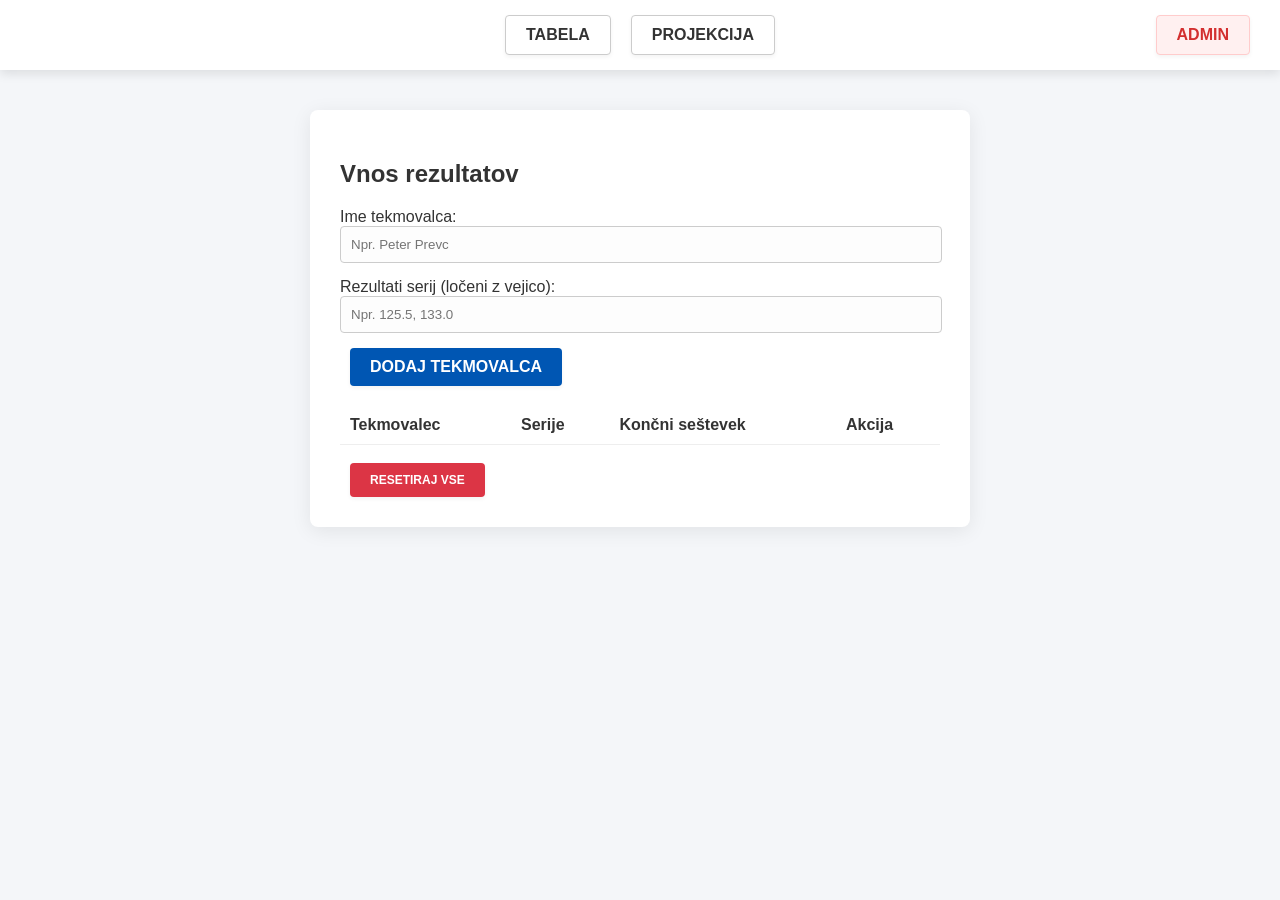
<file: friends-projection.html>
<!DOCTYPE html>
<html lang="sl">
<head>
    <meta charset="UTF-8">
    <meta name="viewport" content="width=device-width, initial-scale=1.0">
    <title>Podelitev</title>
    <style>
        /* SVETLA TEMA - Osnovne nastavitve */
        body {
            margin: 0;
            padding: 0;
            font-family: 'Segoe UI', Tahoma, Geneva, Verdana, sans-serif;
            background-color: #f4f6f9; /* Svetlo sivo/belo ozadje */
            color: #333333;
            overflow: hidden; 
            height: 100vh;
            display: flex;
            flex-direction: column;
        }

        /* Navigacija na vrhu */
        #nav-bar {
            display: flex;
            justify-content: center;
            background: #ffffff;
            padding: 15px;
            box-shadow: 0 4px 10px rgba(0,0,0,0.1);
            position: relative;
            z-index: 100;
            transition: top 0.5s;
        }
        
        #nav-bar.hidden {
            top: -100px;
            position: absolute;
            width: 100%;
        }

        button {
            background: #ffffff;
            color: #333;
            border: 1px solid #ccc;
            padding: 10px 20px;
            margin: 0 10px;
            font-size: 16px;
            font-weight: bold;
            cursor: pointer;
            border-radius: 4px;
            text-transform: uppercase;
            transition: all 0.2s;
            box-shadow: 0 2px 4px rgba(0,0,0,0.05);
        }

        button:hover {
            background: #e9ecef;
            border-color: #007bff;
            color: #0056b3;
        }

        .btn-admin {
            position: absolute;
            right: 20px;
            background: #fff0f0;
            border-color: #ffcccc;
            color: #d32f2f;
        }

        .btn-admin:hover {
            background: #ffe6e6;
            border-color: #d32f2f;
        }

        /* Pogledi (Views) */
        .view {
            display: none;
            flex-grow: 1;
            position: relative;
            width: 100%;
            height: 100%;
            box-sizing: border-box;
        }

        .view.active {
            display: flex;
            flex-direction: column;
        }

        /* ADMIN pogled */
        .admin-container {
            max-width: 600px;
            margin: 40px auto;
            background: #ffffff;
            padding: 30px;
            border-radius: 8px;
            box-shadow: 0 4px 20px rgba(0,0,0,0.08);
            width: 100%;
        }
        .admin-form input {
            width: calc(100% - 20px);
            padding: 10px;
            margin-bottom: 15px;
            border: 1px solid #ccc;
            border-radius: 4px;
            background: #fdfdfd;
            color: #333;
        }
        .admin-list {
            margin-top: 20px;
            width: 100%;
            border-collapse: collapse;
        }
        .admin-list th, .admin-list td {
            text-align: left;
            padding: 10px;
            border-bottom: 1px solid #eee;
        }

        /* TABELA pogled */
        .table-container {
            max-width: 800px;
            margin: 40px auto;
            background: #ffffff;
            border-radius: 8px;
            overflow: hidden;
            box-shadow: 0 8px 30px rgba(0,0,0,0.1);
            width: 100%;
        }
        .results-table {
            width: 100%;
            border-collapse: collapse;
        }
        .results-table th {
            background: #0056b3;
            color: white;
            padding: 15px;
            text-align: left;
            font-size: 18px;
        }
        .results-table td {
            padding: 15px;
            font-size: 20px;
            font-weight: bold;
            border-bottom: 1px solid #eee;
        }
        .results-table tr:nth-child(even) {
            background: #f8f9fa;
        }
        .medal {
            font-size: 24px;
            margin-right: 10px;
        }

        /* PROJEKCIJA pogled */
        
        /* Vrstica z imeni vedno na vrhu projekcije */
        #projection-top-bar {
            background: #ffffff;
            padding: 15px;
            display: flex;
            flex-wrap: wrap;
            gap: 10px;
            justify-content: center;
            box-shadow: 0 4px 10px rgba(0,0,0,0.05);
            z-index: 80;
            min-height: 60px;
        }
        .comp-btn {
            font-size: 16px;
            padding: 10px 20px;
            background: #f8f9fa;
            border: 1px solid #ddd;
        }
        .comp-btn:hover { background: #e2e6ea; border-color: #007bff; color: #0056b3; }

        /* TV Grafika znotraj projekcije */
        #tv-graphics {
            display: none;
            position: relative;
            flex-grow: 1;
            width: 100%;
        }
        
        /* Ovojnica za sprejem klikov (NE PREKRIVA ZGORNJE VRSTICE) */
        #reveal-click-area {
            position: absolute;
            top: 0; left: 0; width: 100%; height: 100%;
            z-index: 50;
            cursor: pointer;
            pointer-events: auto;
            display: none;
        }

        /* Tabela najboljših 5 (Spodaj levo) */
        .top5-table {
            position: absolute;
            bottom: 40px;
            left: 40px;
            width: 350px;
            background: rgba(255, 255, 255, 0.95);
            border-top: 4px solid #0056b3;
            box-shadow: 5px 5px 20px rgba(0,0,0,0.15);
            pointer-events: none;
            z-index: 60;
        }
        .top5-title {
            background: #0056b3;
            color: white;
            padding: 10px;
            font-weight: bold;
            text-align: center;
        }
        .top5-row {
            display: flex;
            justify-content: space-between;
            padding: 10px 15px;
            border-bottom: 1px solid #eee;
            color: #333;
        }
        .top5-row.leader {
            background: linear-gradient(90deg, #fff3cd, transparent);
            color: #856404;
        }

        /* Glavna pasica za tekmovalca (Spodaj desno) */
        .reveal-banner {
            position: absolute;
            bottom: 40px;
            right: 40px;
            width: 700px;
            background: rgba(255, 255, 255, 0.95);
            border-left: 6px solid #0056b3;
            display: flex;
            align-items: center;
            padding: 15px 25px;
            box-shadow: -5px 5px 20px rgba(0,0,0,0.15);
            pointer-events: none;
            z-index: 60;
            color: #333;
        }
        .rb-name {
            font-size: 28px;
            font-weight: bold;
            flex-grow: 1;
            text-transform: uppercase;
        }
        .rb-scores {
            display: flex;
            gap: 15px;
            font-size: 24px;
            color: #888;
            align-items: center;
        }
        .new-score-placeholder {
            font-weight: bold;
            color: #0056b3;
            background: #e9ecef;
            padding: 0 10px;
            border-radius: 4px;
        }
        .rb-total {
            font-size: 32px;
            font-weight: 900;
            color: #b8860b;
            margin-left: 20px;
            opacity: 0;
            transition: opacity 0.5s ease-in;
        }
        .rb-rank {
            background: #333;
            color: white;
            font-size: 32px;
            font-weight: 900;
            padding: 5px 20px;
            margin-left: 20px;
            opacity: 0;
            transform: translateX(50px);
            transition: all 0.5s cubic-bezier(0.175, 0.885, 0.32, 1.275);
        }
        .rb-rank.show {
            opacity: 1;
            transform: translateX(0);
        }

        /* Moder graf (Svetlejše ozadje) */
        .graph-container {
            position: absolute;
            bottom: 140px;
            right: 150px;
            width: 80px;
            height: 300px;
            background: rgba(255, 255, 255, 0.7);
            border-left: 2px solid #333;
            border-bottom: 2px solid #333;
            display: none;
            z-index: 60;
            box-shadow: -2px 2px 10px rgba(0,0,0,0.1);
        }
        .graph-target-line {
            position: absolute;
            width: 120%;
            left: -10%;
            border-top: 3px dashed #28a745;
            z-index: 2;
        }
        .graph-target-label {
            position: absolute;
            right: -60px;
            top: -10px;
            color: #28a745;
            font-weight: bold;
            font-size: 18px;
            text-shadow: 1px 1px 2px rgba(255,255,255,0.8);
        }
        .graph-bar {
            position: absolute;
            bottom: 0;
            width: 100%;
            background: linear-gradient(0deg, #0056b3, #007bff);
            height: 0%;
            transition: height 2s ease-out;
            z-index: 1;
        }

        #btn-podium-trigger {
            background: #ffc107;
            color: black;
            font-size: 18px;
            border-color: #e0a800;
            display: none;
        }
        #btn-podium-trigger:hover {
            background: #e0a800;
        }

        /* STOPNIČKE (Podium) animacija */
        #podium-view {
            background: radial-gradient(circle, #ffffff, #e9ecef, #ced4da);
            display: none; 
            flex-direction: column;
            align-items: center;
            justify-content: flex-end;
            padding-bottom: 100px;
        }
        #podium-view.active {
            display: flex;
        }
        .podium-title {
            position: absolute;
            top: 50px;
            font-size: 48px;
            font-weight: bold;
            text-transform: uppercase;
            color: #333;
            animation: fadeInDown 1s ease;
        }
        .podium-stands {
            display: flex;
            align-items: flex-end;
            gap: 10px;
            height: 400px;
        }
        .step {
            width: 150px;
            display: flex;
            flex-direction: column;
            align-items: center;
            justify-content: flex-start;
            padding-top: 20px;
            font-size: 24px;
            font-weight: bold;
            color: white;
            position: relative;
            transform: translateY(100vh);
            box-shadow: 0 -5px 15px rgba(0,0,0,0.2);
        }
        .step-name {
            position: absolute;
            top: -70px;
            color: #333;
            text-align: center;
            width: 200px;
            font-size: 22px;
            opacity: 0;
            transition: opacity 1s;
        }
        .step.rank-1 { background: linear-gradient(180deg, #ffd700, #daa520); height: 100%; z-index: 3; transition: transform 1.5s cubic-bezier(0.2, 0.8, 0.2, 1) 1s; }
        .step.rank-2 { background: linear-gradient(180deg, #e0e0e0, #a9a9a9); height: 75%; z-index: 2; transition: transform 1.5s cubic-bezier(0.2, 0.8, 0.2, 1) 0.5s; }
        .step.rank-3 { background: linear-gradient(180deg, #cd7f32, #a0522d); height: 50%; z-index: 1; transition: transform 1.5s cubic-bezier(0.2, 0.8, 0.2, 1) 0s; }
        
        .step.animate-up { transform: translateY(0); }
        .step.animate-up .step-name { opacity: 1; transition-delay: 2s; }

        .step-number { font-size: 60px; opacity: 0.5; text-shadow: 1px 1px 3px rgba(0,0,0,0.3); }

        @keyframes fadeInDown {
            from { opacity: 0; transform: translateY(-50px); }
            to { opacity: 1; transform: translateY(0); }
        }

        .bold-score { font-weight: 900; color: #000; }
        
        /* Opozorilo, ko ni več tekmovalcev za projekcijo */
        #empty-projection-msg {
            text-align: center;
            margin-top: 100px;
            font-size: 24px;
            color: #666;
            display: none;
            width: 100%;
        }
    </style>
</head>
<body>

    <div id="nav-bar">
        <button onclick="switchView('table')">TABELA</button>
        <button onclick="switchView('projection')">Projekcija</button>
        <button class="btn-admin" onclick="switchView('admin')">ADMIN</button>
    </div>

    <div id="table-view" class="view">
        <div class="table-container">
            <table class="results-table">
                <thead>
                    <tr>
                        <th>Mesto</th>
                        <th>Tekmovalec</th>
                        <th>Trenutne Točke</th>
                    </tr>
                </thead>
                <tbody id="full-table-body">
                    </tbody>
            </table>
        </div>
    </div>

    <div id="projection-view" class="view">
        
        <div id="projection-top-bar">
            </div>

        <div id="tv-graphics">
            
            <div id="empty-projection-msg">Vse serije in tekmovalci so razkriti. Lahko podeliš stopničke!</div>

            <div class="top5-table" id="top5-container" style="display:none;">
                <div class="top5-title">TRENUTNO VODILNI (TOP 5)</div>
                <div id="top5-body"></div>
            </div>

            <div class="graph-container" id="reveal-graph">
                <div class="graph-target-line" id="graph-line">
                    <div class="graph-target-label" id="graph-label">Meja</div>
                </div>
                <div class="graph-bar" id="graph-bar"></div>
            </div>

            <div class="reveal-banner" id="main-banner" style="display:none;">
                <div class="rb-name" id="rb-name">Ime Priimek</div>
                <div class="rb-scores" id="rb-scores"></div>
                <div class="rb-total" id="rb-total"></div>
                <div class="rb-rank" id="rb-rank">1</div>
            </div>

            <div id="reveal-click-area" onclick="triggerRevealStep()"></div>
        </div>
    </div>

    <div id="admin-view" class="view active">
        <div class="admin-container">
            <h2>Vnos rezultatov</h2>
            <div class="admin-form">
                <label>Ime tekmovalca:</label>
                <input type="text" id="admin-name" placeholder="Npr. Peter Prevc">
                
                <label>Rezultati serij (ločeni z vejico):</label>
                <input type="text" id="admin-scores" placeholder="Npr. 125.5, 133.0">
                
                <button onclick="addCompetitor()" style="background: #0056b3; color: white; border:none;">Dodaj tekmovalca</button>
            </div>

            <table class="admin-list">
                <thead>
                    <tr>
                        <th>Tekmovalec</th>
                        <th>Serije</th>
                        <th>Končni seštevek</th>
                        <th>Akcija</th>
                    </tr>
                </thead>
                <tbody id="admin-table-body">
                </tbody>
            </table>
            
            <br>
            <button onclick="resetSystem()" style="background:#dc3545; color: white; font-size:12px; border:none;">Resetiraj vse</button>
        </div>
    </div>

    <div id="podium-view" class="view">
        <div class="podium-title">Končni Rezultati</div>
        <div class="podium-stands">
            <div class="step rank-2" id="podium-step-2">
                <div class="step-name" id="podium-name-2">Ime Priimek<br><small>Točke</small></div>
                <div class="step-number">2</div>
            </div>
            <div class="step rank-1" id="podium-step-1">
                <div class="step-name" id="podium-name-1">Ime Priimek<br><small>Točke</small></div>
                <div class="step-number">1</div>
            </div>
            <div class="step rank-3" id="podium-step-3">
                <div class="step-name" id="podium-name-3">Ime Priimek<br><small>Točke</small></div>
                <div class="step-number">3</div>
            </div>
        </div>
        <button style="position: absolute; top: 20px; left: 20px; z-index: 100;" onclick="switchView('table')">Nazaj na tabelo</button>
    </div>

    <script>
        // GLOBALI IN STANJE APLIKACIJE
        let competitors = [];
        let revealedState = {}; // { id_tekmovalca: število_razkritih_serij }
        
        let activeId = null; 
        let revealPhase = 0; // 0: initial, 1: graph growing/waiting, 2: done waiting
        let graphTimeout = null;

        // --- LOCAL STORAGE ---
        function saveData() {
            localStorage.setItem('skiScoreboard_Competitors', JSON.stringify(competitors));
            localStorage.setItem('skiScoreboard_RevealedState', JSON.stringify(revealedState));
        }

        function loadData() {
            const storedComp = localStorage.getItem('skiScoreboard_Competitors');
            const storedState = localStorage.getItem('skiScoreboard_RevealedState');
            
            if (storedComp) competitors = JSON.parse(storedComp);
            if (storedState) revealedState = JSON.parse(storedState);
        }

        // Pomožna funkcija: vrne trenutni seštevek točk glede na to, koliko serij je razkritih
        function getCurrentTotal(id, targetSeriesCount = null) {
            const comp = competitors.find(c => c.id === id);
            if (!comp) return 0;
            const count = targetSeriesCount !== null ? targetSeriesCount : (revealedState[id] || 0);
            return comp.scores.slice(0, count).reduce((sum, val) => sum + val, 0);
        }

        // --- ADMIN LOGIKA ---
        function addCompetitor() {
            const nameEl = document.getElementById('admin-name');
            const scoresEl = document.getElementById('admin-scores');
            
            const name = nameEl.value.trim();
            const scoresStr = scoresEl.value.trim();

            if (!name || !scoresStr) {
                alert("Prosim vpišite ime in rezultate.");
                return;
            }

            const scores = scoresStr.split(',').map(s => parseFloat(s.trim())).filter(s => !isNaN(s));
            if (scores.length === 0) {
                alert("Napačen format rezultatov.");
                return;
            }

            const total = scores.reduce((sum, val) => sum + val, 0);
            const newId = Date.now().toString();

            competitors.push({
                id: newId,
                name: name,
                scores: scores,
                total: total
            });
            
            revealedState[newId] = 0; // Na začetku ni razkrita nobena serija

            nameEl.value = '';
            scoresEl.value = '';
            
            saveData();
            updateAdminTable();
            renderProjectionTopBar();
        }

        function removeCompetitor(id) {
            competitors = competitors.filter(c => c.id !== id);
            delete revealedState[id];
            saveData();
            updateAdminTable();
            renderProjectionTopBar();
        }

        function updateAdminTable() {
            const tbody = document.getElementById('admin-table-body');
            tbody.innerHTML = '';
            competitors.forEach(c => {
                const tr = document.createElement('tr');
                tr.innerHTML = `
                    <td>${c.name}</td>
                    <td>${c.scores.join(' / ')}</td>
                    <td><b>${c.total.toFixed(1)}</b></td>
                    <td><button onclick="removeCompetitor('${c.id}')" style="padding: 5px; font-size: 12px; background:#dc3545; color:white; border:none;">Odstrani</button></td>
                `;
                tbody.appendChild(tr);
            });
        }

        function resetSystem() {
            if(confirm("Ste prepričani, da želite izbrisati vse podatke? To bo ponastavilo celotno aplikacijo.")) {
                competitors = [];
                revealedState = {};
                saveData();
                updateAdminTable();
                renderProjectionTopBar();
            }
        }

        // --- POGLED TABELA ---
        function generateFullTable() {
            const tbody = document.getElementById('full-table-body');
            tbody.innerHTML = '';
            
            // Prikazujemo samo tiste, ki imajo vsaj 1 serijo razkrito, razvrščeno po trenutnih točkah
            const visibleCompetitors = competitors.filter(c => (revealedState[c.id] || 0) > 0)
                .map(c => ({...c, currTotal: getCurrentTotal(c.id)}))
                .sort((a,b) => b.currTotal - a.currTotal);

            visibleCompetitors.forEach((c, index) => {
                const tr = document.createElement('tr');
                let rankStr = `${index + 1}.`;
                
                if (index === 0) { rankStr = `<span class="medal" style="color: #ffd700;">🥇</span> 1.`; }
                else if (index === 1) { rankStr = `<span class="medal" style="color: #a9a9a9;">🥈</span> 2.`; }
                else if (index === 2) { rankStr = `<span class="medal" style="color: #cd7f32;">🥉</span> 3.`; }

                tr.innerHTML = `
                    <td>${rankStr}</td>
                    <td>${c.name}</td>
                    <td>${c.currTotal.toFixed(1)}</td>
                `;
                tbody.appendChild(tr);
            });
        }

        // --- PROJEKCIJA LOGIKA ---
        function renderProjectionTopBar() {
            const topBar = document.getElementById('projection-top-bar');
            topBar.innerHTML = '';
            
            let pendingCount = 0;
            
            competitors.forEach(c => {
                const countRevealed = revealedState[c.id] || 0;
                // Če ima tekmovalec še kako nerazkrito serijo, ustvari gumb zanj
                if (countRevealed < c.scores.length) {
                    pendingCount++;
                    const btn = document.createElement('button');
                    btn.className = 'comp-btn';
                    btn.textContent = `${c.name} (Serija ${countRevealed + 1})`;
                    btn.onclick = () => startReveal(c.id);
                    topBar.appendChild(btn);
                }
            });

            // Gumb podeli stopničke, ko so razkrite vse serije vseh tekmovalcev
            if (pendingCount === 0 && competitors.length >= 3) {
                const podiumBtn = document.createElement('button');
                podiumBtn.id = 'btn-podium-trigger';
                podiumBtn.textContent = 'Podeli stopničke 🏆';
                podiumBtn.onclick = startPodiumAnimation;
                podiumBtn.style.display = 'inline-block';
                topBar.appendChild(podiumBtn);
            }

            if (pendingCount === 0 && competitors.length > 0) {
                document.getElementById('empty-projection-msg').style.display = 'block';
            } else {
                document.getElementById('empty-projection-msg').style.display = 'none';
            }
        }

        function startReveal(id) {
            // Zakleni zgornjo vrstico, da med animacijo ne klikaš drugih
            document.getElementById('projection-top-bar').style.pointerEvents = 'none';
            document.getElementById('empty-projection-msg').style.display = 'none';

            activeId = id;
            revealPhase = 0;
            const comp = competitors.find(c => c.id === id);
            const targetSeriesIndex = revealedState[id] || 0; // Serija, ki jo razkrivamo sedaj (0-based)
            
            // Pokaži spodnje elemente
            document.getElementById('top5-container').style.display = 'block';
            document.getElementById('main-banner').style.display = 'flex';
            
            // Reset grafičnih elementov
            document.getElementById('rb-total').style.opacity = '0';
            document.getElementById('rb-rank').classList.remove('show');
            document.getElementById('reveal-graph').style.display = 'none';
            document.getElementById('graph-bar').style.height = '0%';
            document.getElementById('graph-bar').style.transition = 'none';

            renderTop5(); // Nariši trenutne top 5 pred novo oceno

            // Nastavi Banner tekmovalca
            document.getElementById('rb-name').textContent = comp.name;
            
            // Sestavi prikaz prejšnjih in nove serije
            const previousScores = comp.scores.slice(0, targetSeriesIndex);
            let scoresHtml = previousScores.map(s => `<span>${s.toFixed(1)}</span>`).join(' | ');
            if (scoresHtml !== '') scoresHtml += ' | ';
            scoresHtml += `<span class="new-score-placeholder" id="new-score-placeholder"> ? </span>`;
            
            document.getElementById('rb-scores').innerHTML = scoresHtml;

            // Poišči vodilnega, s katerim se primerjamo (le tisti, ki imajo razkrito TO ali višjo serijo)
            let leaderTotal = 0;
            const requiredSeriesCount = targetSeriesIndex + 1;
            const peers = competitors.filter(c => (revealedState[c.id] || 0) >= requiredSeriesCount);
            if (peers.length > 0) {
                leaderTotal = Math.max(...peers.map(c => getCurrentTotal(c.id, requiredSeriesCount)));
            }

            const currentSum = getCurrentTotal(id, targetSeriesIndex);
            const newTotal = currentSum + comp.scores[targetSeriesIndex];

            let gap = leaderTotal - newTotal;
            let needsGraph = (leaderTotal > 0) && (gap <= 25 || newTotal > leaderTotal);

            if (needsGraph) {
                setupGraph(leaderTotal, newTotal);
            }

            // Aktivira se cona za klike, uporabnik sam sproži graf s klikom
            document.getElementById('reveal-click-area').style.display = 'block';
        }

        function setupGraph(leaderTotal, targetTotal) {
            document.getElementById('reveal-graph').style.display = 'block';
            const maxVal = Math.max(leaderTotal, targetTotal) + 20;
            
            const linePct = (leaderTotal / maxVal) * 100;
            document.getElementById('graph-line').style.bottom = `${linePct}%`;
            document.getElementById('graph-label').textContent = leaderTotal.toFixed(1);

            const barPct = (targetTotal / maxVal) * 100;
            document.getElementById('graph-bar').setAttribute('data-target-height', `${barPct}%`);
        }

        function triggerRevealStep() {
            if (revealPhase === 0) {
                revealPhase = 1;
                
                const graphContainer = document.getElementById('reveal-graph');
                if (graphContainer.style.display === 'block') {
                    const bar = document.getElementById('graph-bar');
                    setTimeout(() => {
                        bar.style.transition = 'height 2s ease-out';
                        bar.style.height = bar.getAttribute('data-target-height');
                    }, 50);

                    // Po 5 sekundah samodejno naprej
                    graphTimeout = setTimeout(() => {
                        finishRevealAnimation();
                    }, 5000);
                } else {
                    finishRevealAnimation();
                }
            } else if (revealPhase === 1) {
                // Če uporabnik med animacijo klikne ponovno, preskočimo animacijo in pokažemo rezultat
                if (graphTimeout) clearTimeout(graphTimeout);
                finishRevealAnimation();
            }
        }

        function finishRevealAnimation() {
            revealPhase = 2; 
            document.getElementById('reveal-click-area').style.display = 'none'; 
            document.getElementById('reveal-graph').style.display = 'none';
            
            const comp = competitors.find(c => c.id === activeId);
            const targetSeriesIndex = revealedState[activeId] || 0;
            const newScore = comp.scores[targetSeriesIndex];
            
            // Zamenjaj vprašaj z dejansko številko
            const placeholder = document.getElementById('new-score-placeholder');
            if(placeholder) {
                placeholder.innerHTML = newScore.toFixed(1);
                placeholder.style.background = 'transparent';
                placeholder.style.padding = '0';
            }
            
            // Povečaj števec razkritih serij
            revealedState[activeId] = targetSeriesIndex + 1;
            const newTotal = getCurrentTotal(activeId);
            
            // Prikaz skupnega rezultata
            let totalHtml = `<span class="bold-score">${newTotal.toFixed(1)}</span>`;
            const rbTotal = document.getElementById('rb-total');
            rbTotal.innerHTML = totalHtml;
            rbTotal.style.opacity = '1';

            // Rank izračun v primerjavi z vsemi, ki so že skočili vsaj 1 serijo
            const peers = competitors.filter(c => (revealedState[c.id] || 0) > 0);
            peers.sort((a,b) => getCurrentTotal(b.id) - getCurrentTotal(a.id));
            const rank = peers.findIndex(c => c.id === activeId) + 1;

            const rankEl = document.getElementById('rb-rank');
            rankEl.textContent = rank;
            rankEl.classList.add('show');

            saveData(); // Shranimo napredek v LocalStorage
            renderTop5(); // Osveži top 5 po prihodu nove ocene

            // Po 3 sekundah odklepamo zgornjo vrstico in osvežimo gumbe (če ima še kako serijo, se pojavi z novo številko)
            setTimeout(() => {
                document.getElementById('projection-top-bar').style.pointerEvents = 'auto';
                renderProjectionTopBar(); 
            }, 3000);
        }

        function renderTop5() {
            const tbody = document.getElementById('top5-body');
            tbody.innerHTML = '';
            
            const visibleCompetitors = competitors.filter(c => (revealedState[c.id] || 0) > 0)
                .map(c => ({...c, currTotal: getCurrentTotal(c.id)}))
                .sort((a,b) => b.currTotal - a.currTotal)
                .slice(0, 5);

            visibleCompetitors.forEach((c, index) => {
                const div = document.createElement('div');
                div.className = 'top5-row' + (index === 0 ? ' leader' : '');
                div.innerHTML = `
                    <span><b>${index + 1}.</b> ${c.name}</span>
                    <span><b>${c.currTotal.toFixed(1)}</b></span>
                `;
                tbody.appendChild(div);
            });
        }

        // --- STOPNIČKE LOGIKA ---
        function startPodiumAnimation() {
            switchView('podium');
            document.getElementById('nav-bar').classList.add('hidden');
            
            const top3 = competitors
                .map(c => ({...c, currTotal: getCurrentTotal(c.id)}))
                .sort((a,b) => b.currTotal - a.currTotal)
                .slice(0, 3);
            
            document.querySelectorAll('.step').forEach(s => s.classList.remove('animate-up'));

            if(top3[0]) document.getElementById('podium-name-1').innerHTML = `${top3[0].name}<br><small>${top3[0].currTotal.toFixed(1)}</small>`;
            if(top3[1]) document.getElementById('podium-name-2').innerHTML = `${top3[1].name}<br><small>${top3[1].currTotal.toFixed(1)}</small>`;
            if(top3[2]) document.getElementById('podium-name-3').innerHTML = `${top3[2].name}<br><small>${top3[2].currTotal.toFixed(1)}</small>`;

            setTimeout(() => {
                document.querySelectorAll('.step').forEach(s => s.classList.add('animate-up'));
            }, 100);
        }

        // --- GLAVNI NAVIGATOR ---
        function switchView(viewName) {
            document.querySelectorAll('.view').forEach(v => v.classList.remove('active'));
            
            // Če nismo v podelitvi ali projekciji in je navigacija skrita, jo pokaži nazaj
            if (viewName !== 'podium' && document.getElementById('nav-bar').classList.contains('hidden')) {
                document.getElementById('nav-bar').classList.remove('hidden');
            }
            
            if (viewName === 'admin') {
                document.getElementById('admin-view').classList.add('active');
                updateAdminTable();
            } else if (viewName === 'table') {
                document.getElementById('table-view').classList.add('active');
                generateFullTable();
            } else if (viewName === 'projection') {
                document.getElementById('projection-view').classList.add('active');
                document.getElementById('tv-graphics').style.display = 'flex';
                // Skrij spodnje elemente dokler ne klikneš na tekmovalca
                document.getElementById('top5-container').style.display = 'none';
                document.getElementById('main-banner').style.display = 'none';
                document.getElementById('reveal-graph').style.display = 'none';
                renderProjectionTopBar();
            } else if (viewName === 'podium') {
                document.getElementById('podium-view').classList.add('active');
            }
        }

        // ZAČETNI ZAGON APP-A
        window.onload = () => {
            loadData();
            
            // Migracija na nov način (če bi kdo imel podatke še od stare verzije)
            if(!localStorage.getItem('skiScoreboard_RevealedState') && localStorage.getItem('skiScoreboard_Revealed')) {
                 let oldRev = JSON.parse(localStorage.getItem('skiScoreboard_Revealed'));
                 oldRev.forEach(id => {
                     let c = competitors.find(x => x.id === id);
                     if(c) revealedState[id] = c.scores.length; // Simuliramo, da so vse serije prebrane
                 });
                 saveData();
                 localStorage.removeItem('skiScoreboard_Revealed');
            }

            updateAdminTable();
        };

    </script>
</body>
</html>
</file>
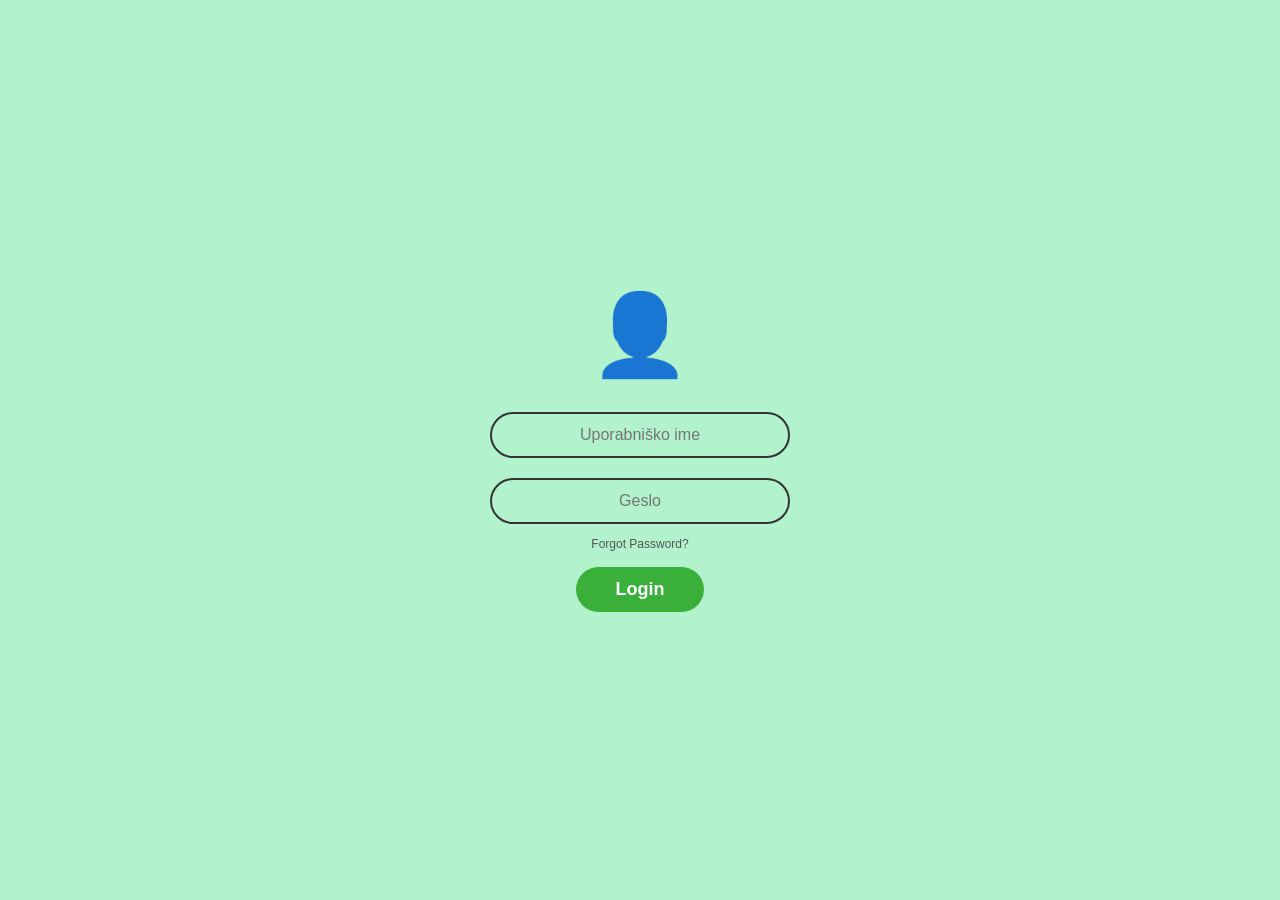
<file: ocene.html>
<!DOCTYPE html>
<html lang="sl">
<head>
    <meta charset="UTF-8">
    <meta name="viewport" content="width=device-width, initial-scale=1.0">
    <title>Redovalnica Aplikacija</title>
    <style>
        :root {
            --bg-color: #b2f2cc;
            --btn-green: #3ab03a;
            --box-bg: rgba(255, 255, 255, 0.6);
            --red-pastel: #ffb3b3;
            --green-pastel: #b3ffb3;
            --pisna-color: #d11a2a;
            --ustna-color: #000000;
            --izdelek-color: #0000ff;
        }

        body {
            font-family: 'Segoe UI', Tahoma, Geneva, Verdana, sans-serif;
            background-color: var(--bg-color);
            margin: 0;
            padding: 0;
            display: flex;
            flex-direction: column;
            min-height: 100vh;
        }

        .hidden { display: none !important; }

        /* Login Screen */
        #login-view {
            display: flex;
            justify-content: center;
            align-items: center;
            height: 100vh;
        }
        .login-box {
            background: transparent;
            text-align: center;
            width: 100%;
            max-width: 300px;
        }
        .login-icon {
            font-size: 80px;
            color: #333;
            margin-bottom: 20px;
        }
        .login-input {
            width: 100%;
            padding: 12px;
            margin: 10px 0;
            border: 2px solid #333;
            border-radius: 25px;
            background: transparent;
            box-sizing: border-box;
            text-align: center;
            font-size: 16px;
        }
        .login-btn {
            background-color: var(--btn-green);
            color: white;
            border: none;
            padding: 12px 40px;
            border-radius: 25px;
            font-size: 18px;
            font-weight: bold;
            cursor: pointer;
            margin-top: 15px;
        }
        .forgot-pass {
            font-size: 12px;
            color: #555;
            text-decoration: none;
        }

        /* Main Layout */
        .header {
            display: flex;
            justify-content: space-between;
            align-items: center;
            padding: 20px;
            font-size: 24px;
            font-weight: bold;
            color: #555;
        }
        .content {
            flex-grow: 1;
            padding: 10px 20px;
            padding-bottom: 80px;
            max-width: 1000px;
            margin: 0 auto;
            width: 100%;
            box-sizing: border-box;
        }

        /* Dashboard */
        .section-title { font-size: 20px; margin-top: 20px; margin-bottom: 10px; color: #222; }
        .assessment-list { background: white; padding: 10px; min-height: 50px; display: flex; flex-wrap: wrap; gap: 10px; }
        .assessment-item {
            display: flex;
            border: 1px solid #333;
            background: #ffe5b4; /* default pastel orange */
            width: fit-content;
        }
        .assessment-item.green { background: var(--green-pastel); }
        .assessment-item.red { background: var(--red-pastel); }
        .assessment-name { padding: 5px 10px; font-weight: bold; border-right: 1px solid #333; display: flex; align-items: center; }
        .assessment-action { padding: 5px 10px; display: flex; align-items: center; justify-content: center; cursor: pointer; min-width: 40px; background: rgba(255,255,255,0.5); font-weight: bold; }
        .assessment-action:hover { background: rgba(255,255,255,0.8); }
        
        .action-btns { margin-top: 20px; display: flex; gap: 10px; }
        .action-btns button { padding: 8px 15px; border: 2px solid #333; background: white; font-weight: bold; cursor: pointer; }

        /* Redovalnica */
        .redovalnica-container { display: flex; gap: 20px; flex-wrap: wrap; }
        .table-container { flex-grow: 1; background: white; overflow-x: auto; }
        table { width: 100%; border-collapse: collapse; text-align: left; }
        th, td { border: 1px solid #ccc; padding: 8px; }
        th { background: #fffacd; text-align: center; }
        .grade-cell { display: flex; gap: 5px; flex-wrap: wrap; align-items: center; }
        .grade-item { font-weight: bold; cursor: pointer; padding: 2px 5px; border-radius: 3px; }
        .grade-item:hover { background: #eee; }
        .grade-input { width: 30px; padding: 5px; border: 1px solid #aaa; background: #fafafa; }
        
        .type-selector { display: flex; flex-direction: column; gap: 10px; min-width: 150px; }
        .type-btn { padding: 10px; border: 2px solid transparent; background: white; font-weight: bold; cursor: pointer; text-align: center; box-shadow: 0 2px 4px rgba(0,0,0,0.1); }
        .type-btn.active { border-color: #333; }
        .color-pisna { color: var(--pisna-color); }
        .color-ustna { color: var(--ustna-color); }
        .color-izdelek { color: var(--izdelek-color); }

        /* Bottom Nav */
        .bottom-nav {
            position: fixed;
            bottom: 0;
            left: 0;
            width: 100%;
            background: #222;
            display: flex;
            justify-content: space-around;
            padding: 15px 0;
        }
        .bottom-nav button {
            background: none;
            border: none;
            color: white;
            font-size: 14px;
            cursor: pointer;
            text-transform: uppercase;
        }

        /* Modals */
        .modal {
            position: fixed;
            top: 0; left: 0; width: 100%; height: 100%;
            background: rgba(0,0,0,0.5);
            display: flex;
            justify-content: center;
            align-items: center;
            z-index: 1000;
        }
        .modal-content {
            background: var(--bg-color);
            padding: 20px;
            border-radius: 10px;
            width: 90%;
            max-width: 400px;
            box-shadow: 0 4px 10px rgba(0,0,0,0.3);
        }
        .modal-content h3 { margin-top: 0; }
        .modal-content input, .modal-content select {
            width: 100%;
            padding: 8px;
            margin: 10px 0;
            box-sizing: border-box;
        }
        .modal-btns { display: flex; justify-content: space-between; margin-top: 15px; }
        .modal-btns button { padding: 8px 15px; cursor: pointer; border: none; background: white; font-weight: bold; border-radius: 5px; }
        .modal-btns button.primary { background: var(--btn-green); color: white; }
        .modal-btns button.danger { background: #ff4d4d; color: white; }

        /* Profile */
        .profile-card { background: white; padding: 20px; border-radius: 10px; }
        .profile-card p { font-size: 18px; margin: 10px 0; }
    </style>
</head>
<body>

    <div id="login-view">
        <div class="login-box">
            <div class="login-icon">👤</div>
            <input type="text" id="username" class="login-input" placeholder="Uporabniško ime">
            <input type="password" id="password" class="login-input" placeholder="Geslo">
            <a href="#" class="forgot-pass">Forgot Password?</a><br>
            <button class="login-btn" onclick="login()">Login</button>
        </div>
    </div>

    <div id="app-wrapper" class="hidden">
        <div class="header">
            <div id="user-greeting">👤 Živjo, Uporabnik</div>
            <div id="clock">00:00:00</div>
        </div>

        <div id="dashboard-view" class="content">
            <div class="section-title">Datum - današnje ocene:</div>
            <div id="today-assessments" class="assessment-list">
                </div>

            <div class="section-title">Nevpisane ocene</div>
            <div id="past-assessments" class="assessment-list">
                </div>

            <div class="action-btns">
                <button onclick="openAddAssessmentModal()">VPIŠI</button>
                <button onclick="alert('Koledar funkcija v razvoju.')">KOLEDAR</button>
            </div>
        </div>

        <div id="redovalnica-view" class="content hidden">
            <div class="redovalnica-container">
                <div class="table-container">
                    <table id="grades-table">
                        <thead>
                            <tr>
                                <th>Predmet</th>
                                <th>A</th>
                                <th>Vnos A</th>
                                <th>B</th>
                                <th>Vnos B</th>
                                <th>Končna</th>
                            </tr>
                        </thead>
                        <tbody id="grades-body">
                            </tbody>
                    </table>
                </div>
                <div class="type-selector">
                    <button class="type-btn color-pisna active" onclick="selectGradeType('PISNA OCENA', this)">PISNA OCENA</button>
                    <button class="type-btn color-ustna" onclick="selectGradeType('USTNA OCENA', this)">USTNA OCENA</button>
                    <button class="type-btn color-izdelek" onclick="selectGradeType('IZDELEK', this)">IZDELEK</button>
                </div>
            </div>
        </div>

        <div id="podatki-view" class="content hidden">
            <div class="profile-card">
                <h2>Podatki o uporabniku</h2>
                <p><strong>Ime:</strong> Jaša</p>
                <p><strong>Priimek:</strong> Petrinjak</p>
                <p><strong>Uporabniško ime:</strong> pjasa</p>
                <p><strong>Geslo:</strong> Gorenje 1</p>
                <h3>Predmeti:</h3>
                <p id="profile-subjects"></p>
            </div>
        </div>

        <div class="bottom-nav">
            <button onclick="switchView('dashboard-view')">DOMAČA STRAN</button>
            <button onclick="switchView('redovalnica-view')">REDOVALNICA</button>
            <button onclick="switchView('podatki-view')">PODATKI</button>
            <button onclick="logout()">ODJAVA</button>
        </div>
    </div>

    <div id="grade-modal" class="modal hidden">
        <div class="modal-content">
            <h3>Vpis ocene</h3>
            <p>Ocena za vpis v predmet <strong id="modal-subject-name"></strong> je:</p>
            <input type="number" id="modal-grade-input" min="1" max="5" style="width: 50px; font-size: 20px; text-align:center;">
            <p style="font-size: 12px; color: #555;">Opomba: ocena bo avtomatsko shranjena kot <span id="modal-grade-type"></span> v obrobje <span id="modal-grade-period"></span>.</p>
            <div class="modal-btns">
                <button onclick="closeModal('grade-modal')">Prekliči</button>
                <button class="primary" onclick="saveDashboardGrade()">Shrani</button>
            </div>
        </div>
    </div>

    <div id="edit-grade-modal" class="modal hidden">
        <div class="modal-content">
            <h3>Urejanje ocene</h3>
            <p>Trenutna vpisana ocena je: <strong id="edit-current-grade"></strong></p>
            <p style="font-size: 12px;">Vpisana: <span id="edit-date"></span></p>
            <label>Ocena popravljena s:</label>
            <input type="number" id="edit-new-grade" min="1" max="5">
            <label>Morebitne opombe:</label>
            <input type="text" id="edit-notes">
            <div class="modal-btns">
                <button class="danger" onclick="deleteGrade()">Izbriši oceno</button>
                <button onclick="closeModal('edit-grade-modal')">Prekliči</button>
                <button class="primary" onclick="saveEditedGrade()">Shrani popravek</button>
            </div>
        </div>
    </div>

    <div id="add-assessment-modal" class="modal hidden">
        <div class="modal-content">
            <h3>Vpiši ocenjevanje</h3>
            <label>Predmet:</label>
            <select id="add-subj"></select>
            <label>Datum ocenjevanja:</label>
            <input type="date" id="add-date">
            <label>Tip ocenjevanja:</label>
            <select id="add-type">
                <option value="PISNA OCENA">Pisno</option>
                <option value="USTNA OCENA">Ustno</option>
                <option value="IZDELEK">Izdelek</option>
            </select>
            <label>Ocenjevalno obdobje:</label>
            <select id="add-period">
                <option value="A">A</option>
                <option value="B">B</option>
            </select>
            <div class="modal-btns">
                <button onclick="closeModal('add-assessment-modal')">Prekliči</button>
                <button class="primary" onclick="saveAssessment()">Shrani</button>
            </div>
        </div>
    </div>

    <script>
        // --- CONFIG & STATE ---
        const DB_URL = "https://ocene-1b6fd-default-rtdb.europe-west1.firebasedatabase.app/";
        const SUBJECTS = [
            { code: "SLO", name: "Slovenščina" }, { code: "MAT", name: "Matematika" },
            { code: "ANJ", name: "Angleščina" }, { code: "ZGO", name: "Zgodovina" },
            { code: "FIZ", name: "Fizika" }, { code: "KEM", name: "Kemija" },
            { code: "ŠVZ", name: "Športna vzgoja" }, { code: "GOB", name: "Grafično oblikovanje" },
            { code: "TRP", name: "Tipografija in reprodukcija" }, { code: "MOB", name: "Medijsko oblikovanje" },
            { code: "ISZ", name: "Izražanje s sliko in zvokom" }, { code: "PUD", name: "Praktično usposabljanje z delom" },
            { code: "IND", name: "Interesne dejavnosti" }, { code: "NEJ", name: "Nemščina" }
        ];

        let state = {
            user: null,
            assessments: {},
            grades: {},
            selectedGradeType: 'PISNA OCENA',
            currentActiveAssessmentId: null,
            currentActiveGradeId: null
        };

        // --- INIT & UTILS ---
        window.onload = () => {
            setInterval(updateClock, 1000);
            populateSubjectDropdowns();
            document.getElementById('profile-subjects').innerText = SUBJECTS.map(s => s.code + ' ' + s.name).join(', ');
            
            // Auto login if session exists
            if (localStorage.getItem("loggedInUser") === "pjasa") {
                state.user = "pjasa";
                showApp();
            }
        };

        function updateClock() {
            const now = new Date();
            document.getElementById("clock").innerText = now.toLocaleTimeString('sl-SI', { hour: '2-digit', minute: '2-digit' });
        }

        // --- AUTH ---
        function login() {
            const user = document.getElementById("username").value;
            const pass = document.getElementById("password").value;
            if (user === "pjasa" && pass === "Gorenje 1") {
                state.user = user;
                localStorage.setItem("loggedInUser", user);
                showApp();
            } else {
                alert("Napačno uporabniško ime ali geslo.");
            }
        }

        function logout() {
            state.user = null;
            localStorage.removeItem("loggedInUser");
            document.getElementById("login-view").classList.remove("hidden");
            document.getElementById("app-wrapper").classList.add("hidden");
            document.getElementById("username").value = "";
            document.getElementById("password").value = "";
        }

        function showApp() {
            document.getElementById("login-view").classList.add("hidden");
            document.getElementById("app-wrapper").classList.remove("hidden");
            document.getElementById("user-greeting").innerText = "👤 Živjo, Jaša";
            fetchData();
        }

        function switchView(viewId) {
            ['dashboard-view', 'redovalnica-view', 'podatki-view'].forEach(id => {
                document.getElementById(id).classList.add("hidden");
            });
            document.getElementById(viewId).classList.remove("hidden");
            if (viewId === 'redovalnica-view') renderRedovalnica();
        }

        // --- FIREBASE DATA FETCH ---
        async function fetchData() {
            try {
                let resA = await fetch(DB_URL + "assessments.json");
                state.assessments = (await resA.json()) || {};
                
                let resG = await fetch(DB_URL + "grades.json");
                state.grades = (await resG.json()) || {};
                
                renderDashboard();
                renderRedovalnica();
            } catch (e) {
                console.error("Napaka pri branju iz Firebase:", e);
            }
        }

        // --- DASHBOARD RENDER ---
        function renderDashboard() {
            const todayContainer = document.getElementById("today-assessments");
            const pastContainer = document.getElementById("past-assessments");
            todayContainer.innerHTML = '';
            pastContainer.innerHTML = '';

            const todayStr = new Date().toISOString().split('T')[0];

            Object.keys(state.assessments).forEach(id => {
                const a = state.assessments[id];
                if (a.completed) return; // Že vpisano kot ocena (ali ignoriramo)

                // Check if this assessment already has a grade in grades db linked to it
                const hasGrade = Object.values(state.grades).some(g => g.assessmentId === id);
                
                const el = document.createElement("div");
                el.className = "assessment-item";
                
                // Color formatting logic for grades (if grade exists)
                let actionHtml = '';
                if (hasGrade) {
                    const gradeVal = Object.values(state.grades).find(g => g.assessmentId === id).value;
                    el.classList.add(gradeVal == 1 ? "red" : "green");
                    actionHtml = `<div class="assessment-action">${gradeVal}</div>`;
                } else {
                    const displayDate = new Date(a.date).toLocaleDateString('sl-SI', {day: 'numeric', month: 'numeric', year: 'numeric'});
                    const isToday = a.date === todayStr;
                    actionHtml = `<div class="assessment-action" onclick="openGradeModal('${id}')">${isToday ? '✏️' : displayDate}</div>`;
                }

                // Text coloring based on type
                let colorClass = "color-ustna";
                if (a.type === "PISNA OCENA") colorClass = "color-pisna";
                if (a.type === "IZDELEK") colorClass = "color-izdelek";

                el.innerHTML = `
                    <div class="assessment-name ${colorClass}">${a.subject}</div>
                    ${actionHtml}
                `;

                if (a.date === todayStr) {
                    todayContainer.appendChild(el);
                } else if (a.date < todayStr && !hasGrade) {
                    pastContainer.appendChild(el);
                }
            });
        }

        // --- REDOVALNICA RENDER ---
        function renderRedovalnica() {
            const tbody = document.getElementById("grades-body");
            tbody.innerHTML = '';

            SUBJECTS.forEach(subj => {
                // Find grades for this subject
                const subjGrades = Object.entries(state.grades).filter(([id, g]) => g.subject === subj.code);
                const gradesA = subjGrades.filter(([id, g]) => g.period === 'A');
                const gradesB = subjGrades.filter(([id, g]) => g.period === 'B');

                const formatGrades = (gradesList) => {
                    return gradesList.map(([id, g]) => {
                        let colorClass = g.type === 'PISNA OCENA' ? 'color-pisna' : (g.type === 'IZDELEK' ? 'color-izdelek' : 'color-ustna');
                        let text = g.originalValue && g.originalValue !== g.value ? `<span style="font-size:10px; text-decoration:line-through;">${g.originalValue}</span> ${g.value}` : g.value;
                        return `<span class="grade-item ${colorClass}" onclick="openEditGradeModal('${id}')">${text}</span>`;
                    }).join(' ');
                };

                const tr = document.createElement("tr");
                tr.innerHTML = `
                    <td>${subj.code} ${subj.name}</td>
                    <td class="grade-cell">${formatGrades(gradesA)}</td>
                    <td><input type="number" class="grade-input" min="1" max="5" onkeypress="handleQuickGrade(event, '${subj.code}', 'A', this)"></td>
                    <td class="grade-cell">${formatGrades(gradesB)}</td>
                    <td><input type="number" class="grade-input" min="1" max="5" onkeypress="handleQuickGrade(event, '${subj.code}', 'B', this)"></td>
                    <td><input type="number" class="grade-input" style="width:40px;"></td>
                `;
                tbody.appendChild(tr);
            });
        }

        function selectGradeType(type, btn) {
            state.selectedGradeType = type;
            document.querySelectorAll('.type-btn').forEach(b => b.classList.remove('active'));
            btn.classList.add('active');
        }

        // --- ACTIONS & MODALS ---
        function populateSubjectDropdowns() {
            const addSubj = document.getElementById("add-subj");
            SUBJECTS.forEach(s => {
                let opt = document.createElement("option");
                opt.value = s.code;
                opt.innerText = s.code + ' ' + s.name;
                addSubj.appendChild(opt);
            });
        }

        function closeModal(id) {
            document.getElementById(id).classList.add("hidden");
        }

        // 1. Dashboard Pencil -> Add Grade
        function openGradeModal(assessmentId) {
            state.currentActiveAssessmentId = assessmentId;
            const a = state.assessments[assessmentId];
            document.getElementById("modal-subject-name").innerText = a.subject;
            document.getElementById("modal-grade-type").innerText = a.type;
            document.getElementById("modal-grade-period").innerText = a.period;
            document.getElementById("modal-grade-input").value = "";
            document.getElementById("grade-modal").classList.remove("hidden");
        }

        async function saveDashboardGrade() {
            const val = document.getElementById("modal-grade-input").value;
            if (!val || val < 1 || val > 5) return alert("Vnesite veljavno oceno (1-5)");

            const a = state.assessments[state.currentActiveAssessmentId];
            const gradeData = {
                subject: a.subject,
                value: parseInt(val),
                type: a.type,
                period: a.period,
                date: new Date().toISOString().split('T')[0],
                assessmentId: state.currentActiveAssessmentId
            };

            await fetch(DB_URL + "grades.json", {
                method: "POST",
                body: JSON.stringify(gradeData)
            });

            closeModal('grade-modal');
            await fetchData(); // Refresh
        }

        // 2. Redovalnica -> Quick Add Grade via Enter
        async function handleQuickGrade(e, subjectCode, period, inputEl) {
            if (e.key === 'Enter') {
                const val = inputEl.value;
                if (!val || val < 1 || val > 5) return;
                
                const gradeData = {
                    subject: subjectCode,
                    value: parseInt(val),
                    type: state.selectedGradeType,
                    period: period,
                    date: new Date().toISOString().split('T')[0]
                };

                inputEl.style.backgroundColor = "#b3ffb3"; // Highlight green briefly
                await fetch(DB_URL + "grades.json", {
                    method: "POST",
                    body: JSON.stringify(gradeData)
                });
                
                inputEl.value = '';
                inputEl.style.backgroundColor = "#fafafa";
                await fetchData();
            }
        }

        // 3. Edit Existing Grade
        function openEditGradeModal(gradeId) {
            state.currentActiveGradeId = gradeId;
            const g = state.grades[gradeId];
            document.getElementById("edit-current-grade").innerText = g.value;
            document.getElementById("edit-date").innerText = new Date(g.date).toLocaleDateString('sl-SI');
            document.getElementById("edit-new-grade").value = "";
            document.getElementById("edit-notes").value = g.notes || "";
            document.getElementById("edit-grade-modal").classList.remove("hidden");
        }

        async function saveEditedGrade() {
            const newVal = document.getElementById("edit-new-grade").value;
            const notes = document.getElementById("edit-notes").value;
            const g = state.grades[state.currentActiveGradeId];
            
            let updateData = { notes: notes };
            if (newVal && newVal >= 1 && newVal <= 5) {
                updateData.originalValue = g.originalValue || g.value;
                updateData.value = parseInt(newVal);
            }

            await fetch(DB_URL + `grades/${state.currentActiveGradeId}.json`, {
                method: "PATCH",
                body: JSON.stringify(updateData)
            });

            closeModal('edit-grade-modal');
            await fetchData();
        }

        async function deleteGrade() {
            if(confirm("Zagotovo izbrišem oceno?")) {
                await fetch(DB_URL + `grades/${state.currentActiveGradeId}.json`, { method: "DELETE" });
                closeModal('edit-grade-modal');
                await fetchData();
            }
        }

        // 4. Add Assessment manually
        function openAddAssessmentModal() {
            document.getElementById("add-date").value = new Date().toISOString().split('T')[0];
            document.getElementById("add-assessment-modal").classList.remove("hidden");
        }

        async function saveAssessment() {
            const data = {
                subject: document.getElementById("add-subj").value,
                date: document.getElementById("add-date").value,
                type: document.getElementById("add-type").value,
                period: document.getElementById("add-period").value
            };

            await fetch(DB_URL + "assessments.json", {
                method: "POST",
                body: JSON.stringify(data)
            });

            closeModal('add-assessment-modal');
            await fetchData();
        }
    </script>
</body>
</html>
</file>
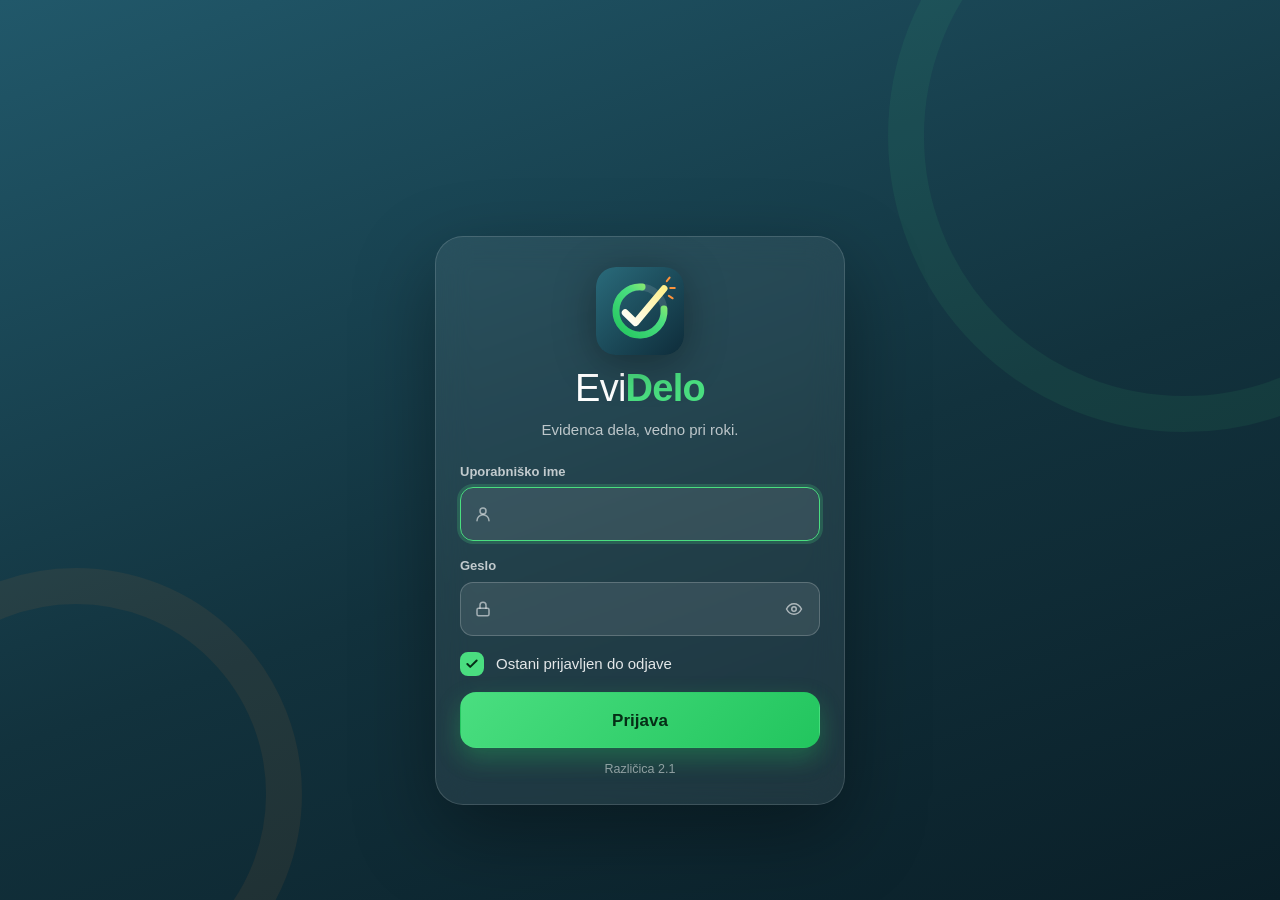
<file: sluzba.html>
<!doctype html>
<html lang="sl">
<head>
  <meta charset="utf-8">
  <title>EviDelo</title>
  <meta name="viewport" content="width=device-width, initial-scale=1, viewport-fit=cover">
  <meta name="theme-color" content="#1d4e5b">
  <meta name="description" content="EviDelo – evidenca dela: prihodi, odhodi, plan, nadure in plača na enem mestu.">
  <link rel="manifest" href="sluzba/manifest.webmanifest">
  <link rel="icon" type="image/svg+xml" href="sluzba/icons/logo.svg">
  <link rel="icon" type="image/png" sizes="32x32" href="sluzba/icons/favicon-32.png">
  <link rel="apple-touch-icon" href="sluzba/icons/apple-touch-icon.png">
  <meta name="apple-mobile-web-app-capable" content="yes">
  <meta name="mobile-web-app-capable" content="yes">
  <meta name="apple-mobile-web-app-title" content="EviDelo">
  <meta name="apple-mobile-web-app-status-bar-style" content="default">
  <meta name="format-detection" content="telephone=no">
  <link rel="stylesheet" href="sluzba/css/app.css">
</head>
<body>
  <div id="app"></div>
  <div id="boot" class="boot"><img src="sluzba/icons/logo.svg" alt="" width="84" height="84"></div>
  <noscript>EviDelo potrebuje JavaScript.</noscript>
  <script type="module" src="sluzba/js/app.js"></script>
</body>
</html>
</file>
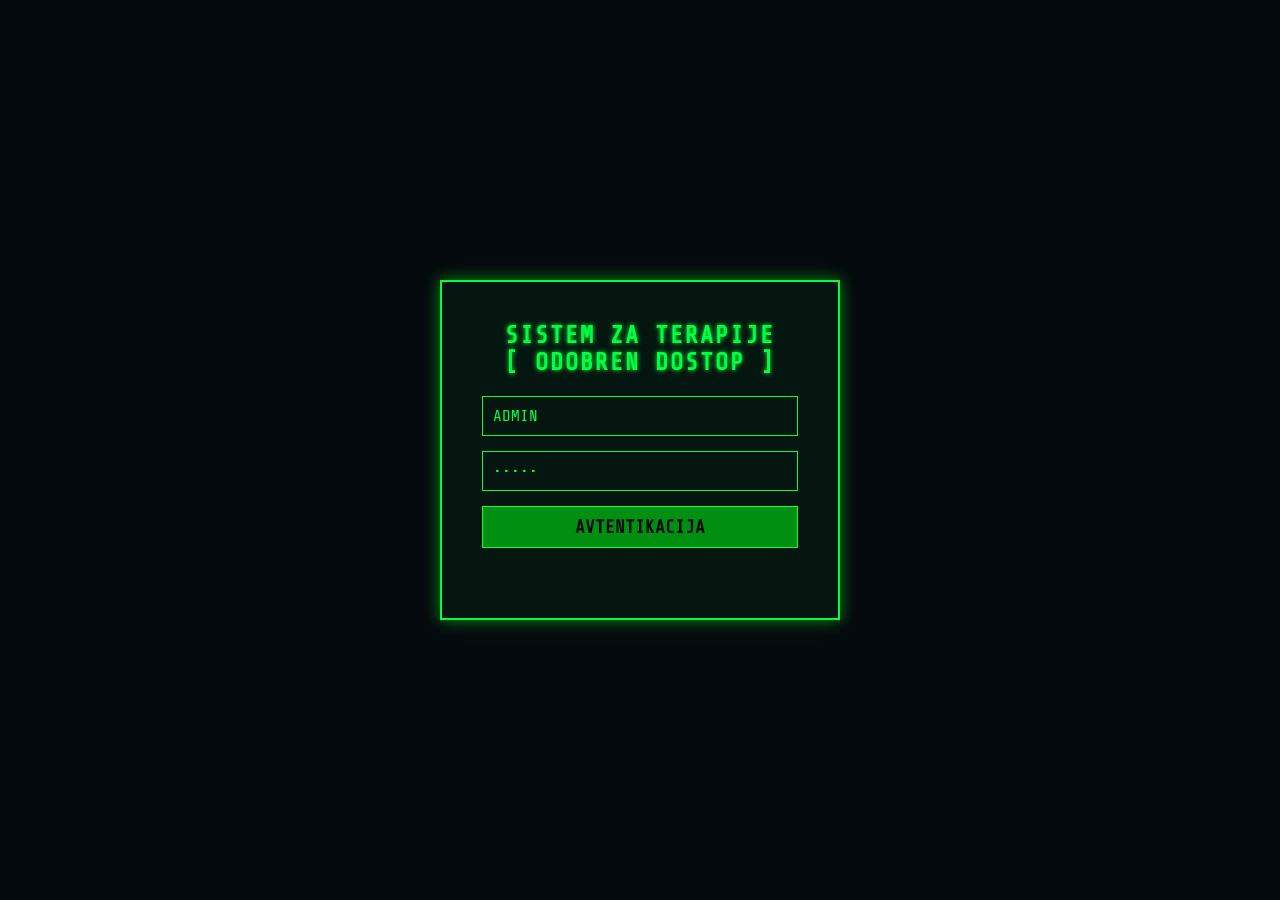
<file: terapija.html>
<!DOCTYPE html>
<html lang="sl">
<head>
    <meta charset="UTF-8">
    <meta name="viewport" content="width=device-width, initial-scale=1.0">
    <title>POLICE SECURE DB // TERAPIJSKI SISTEM</title>
    <style>
        @import url('https://fonts.googleapis.com/css2?family=Share+Tech+Mono&display=swap');

        :root {
            --bg-color: #050a0f;
            --text-color: #00ff41;
            --text-dim: #008f11;
            --alert-color: #ff003c;
            --border-color: #00ff41;
            --bg-panel: rgba(0, 255, 65, 0.05);
        }

        * {
            box-sizing: border-box;
            margin: 0;
            padding: 0;
            font-family: 'Share Tech Mono', 'Courier New', Courier, monospace;
        }

        body {
            background-color: var(--bg-color);
            color: var(--text-color);
            text-transform: uppercase;
            overflow-x: hidden;
            background-image: repeating-linear-gradient(
                0deg,
                rgba(0, 0, 0, 0.15),
                rgba(0, 0, 0, 0.15) 1px,
                transparent 1px,
                transparent 2px
            );
        }

        /* --- LOGIN ZASLON --- */
        #login-screen {
            display: flex;
            flex-direction: column;
            align-items: center;
            justify-content: center;
            height: 100vh;
            text-align: center;
        }

        .login-box {
            border: 2px solid var(--border-color);
            padding: 40px;
            background: var(--bg-panel);
            box-shadow: 0 0 15px var(--text-dim);
            width: 400px;
        }

        .login-box h1 {
            margin-bottom: 20px;
            font-size: 24px;
            letter-spacing: 2px;
            text-shadow: 0 0 5px var(--text-color);
        }

        input[type="text"], input[type="password"] {
            width: 100%;
            background: transparent;
            border: 1px solid var(--border-color);
            color: var(--text-color);
            padding: 10px;
            margin-bottom: 15px;
            font-size: 16px;
            outline: none;
        }
        
        input[type="text"]:focus, input[type="password"]:focus {
            box-shadow: 0 0 8px var(--text-color);
            background: rgba(0, 255, 65, 0.1);
        }

        button {
            width: 100%;
            background: var(--text-dim);
            color: var(--bg-color);
            border: 1px solid var(--border-color);
            padding: 10px;
            font-size: 18px;
            cursor: pointer;
            font-weight: bold;
            transition: all 0.2s;
        }

        button:hover {
            background: var(--text-color);
            box-shadow: 0 0 10px var(--text-color);
        }

        /* --- GLAVNI APP --- */
        #app-screen {
            display: none;
            flex-direction: column;
            height: 100vh;
            padding: 20px;
        }

        header {
            border-bottom: 2px solid var(--border-color);
            padding-bottom: 10px;
            margin-bottom: 20px;
            display: flex;
            justify-content: space-between;
            align-items: flex-end;
        }

        .header-title { font-size: 24px; text-shadow: 0 0 5px var(--text-color); }
        .user-info { font-size: 14px; color: var(--text-dim); }

        nav {
            display: flex;
            gap: 10px;
            margin-bottom: 20px;
        }

        nav button {
            width: auto;
            padding: 8px 20px;
            background: transparent;
            color: var(--text-color);
        }

        nav button.active {
            background: var(--text-color);
            color: var(--bg-color);
        }

        .tab-content { display: none; flex: 1; }
        .tab-content.active { display: block; }

        /* TABELE IN SEZNAMI */
        table {
            width: 100%;
            border-collapse: collapse;
            margin-top: 15px;
        }

        th, td {
            border: 1px solid var(--text-dim);
            padding: 10px;
            text-align: left;
        }

        th { background: var(--bg-panel); color: var(--text-color); }
        td { color: #fff; }

        /* --- TERAPIJA POGLED --- */
        .therapy-layout {
            display: flex;
            gap: 20px;
            height: calc(100vh - 160px);
        }

        .left-panel {
            flex: 1;
            border: 1px solid var(--border-color);
            padding: 15px;
            background: var(--bg-panel);
            overflow-y: auto;
        }

        .right-panel {
            flex: 2;
            border: 1px solid var(--border-color);
            padding: 15px;
            display: flex;
            flex-direction: column;
            overflow-y: auto;
        }

        select {
            width: 100%;
            background: #000;
            color: var(--text-color);
            border: 1px solid var(--border-color);
            padding: 10px;
            margin-bottom: 15px;
            font-size: 16px;
            outline: none;
        }

        .person-details h2 { margin-bottom: 10px; border-bottom: 1px dashed var(--text-dim); padding-bottom: 5px; }
        .person-details p { color: #fff; margin-bottom: 5px; }

        .therapy-list-item {
            border: 1px solid var(--text-dim);
            padding: 10px;
            margin-bottom: 10px;
            background: rgba(0, 0, 0, 0.5);
        }
        
        .therapy-list-item .date { color: var(--text-color); font-weight: bold; margin-bottom: 5px; }
        .therapy-list-item .notes { color: #ccc; white-space: pre-wrap;}

        textarea {
            width: 100%;
            height: 200px;
            background: #000;
            color: #fff;
            border: 1px solid var(--border-color);
            padding: 10px;
            margin-bottom: 15px;
            font-size: 14px;
            resize: none;
            outline: none;
        }

        .btn-small { width: auto; padding: 5px 10px; font-size: 14px; margin-top: 10px;}
        .btn-danger { color: var(--alert-color); border-color: var(--alert-color); }
        .btn-danger:hover { background: var(--alert-color); color: #000; box-shadow: 0 0 10px var(--alert-color);}

        #error-msg { color: var(--alert-color); margin-top: 10px; min-height: 20px; }
    </style>
</head>
<body>

    <div id="login-screen">
        <div class="login-box">
            <h1>SISTEM ZA TERAPIJE<br>[ ODOBREN DOSTOP ]</h1>
            <input type="text" id="username" placeholder="UPORABNIŠKO IME" value="ADMIN">
            <input type="password" id="password" placeholder="GESLO" value="ADMIN">
            <button onclick="login()">AVTENTIKACIJA</button>
            <div id="error-msg"></div>
        </div>
    </div>

    <div id="app-screen">
        <header>
            <div class="header-title">BAZA PODATKOV // SEKTOR TERAPIJA</div>
            <div class="user-info">PRIJAVLJEN: <span id="logged-user" style="color: #fff;"></span> | STATUS: SECURE | <a href="#" onclick="logout()" style="color: var(--alert-color);">ODJAVA</a></div>
        </header>

        <nav>
            <button id="nav-terapija" class="active" onclick="switchTab('terapija')">TERAPIJA</button>
            <button id="nav-osebe" onclick="switchTab('osebe')">BAZA OSEB</button>
            <button id="nav-uporabniki" onclick="switchTab('uporabniki')">UPORABNIKI</button>
            <button id="nav-racun" onclick="switchTab('racun')">RAČUN</button>
        </nav>

        <main id="tab-terapija" class="tab-content active">
            <div class="therapy-layout">
                <div class="left-panel">
                    <h3>IZBERI OSEBO:</h3>
                    <select id="person-select" onchange="selectPerson()"></select>
                    
                    <div id="person-details" class="person-details" style="display:none; margin-top: 20px;">
                        <h2>DOSJE OSEBE</h2>
                        <p><strong>IME IN PRIIMEK:</strong> <span id="pd-name"></span></p>
                        <p><strong>DATUM ROJSTVA:</strong> <span id="pd-dob"></span></p>
                        <p><strong>STATUS:</strong> AKTIVEN</p>
                        <p><strong>OPOMBE:</strong> <span id="pd-notes"></span></p>
                    </div>
                </div>
                
                <div class="right-panel">
                    <div id="therapy-history-view">
                        <div style="display: flex; justify-content: space-between; align-items: center; margin-bottom: 20px;">
                            <h3>ZGODOVINA TERAPIJ</h3>
                            <button class="btn-small" onclick="openTherapyEditor()">[ VNESI NOVO TERAPIJO ]</button>
                        </div>
                        <div id="therapy-list-container">
                            </div>
                    </div>

                    <div id="therapy-editor-view" style="display:none;">
                        <h3>VNOS NOVE TERAPIJE</h3>
                        <p style="margin: 10px 0; color: var(--text-dim);">Vpišite povzetek seanse. Zapis bo trajno shranjen v bazo.</p>
                        <textarea id="new-therapy-text" placeholder="Zapis terapije..."></textarea>
                        <button onclick="saveTherapy()">[ SHRANI ZAPIS ]</button>
                        <button class="btn-small" style="margin-left: 10px;" onclick="closeTherapyEditor()">[ PREKLIČI ]</button>
                    </div>
                </div>
            </div>
        </main>

        <main id="tab-osebe" class="tab-content">
            <h3>DODAJ NOVO OSEBO V SISTEM</h3>
            <div style="display: flex; gap: 10px; margin-top: 10px;">
                <input type="text" id="new-person-name" placeholder="IME IN PRIIMEK" style="width: 30%;">
                <input type="text" id="new-person-dob" placeholder="DATUM ROJSTVA (DD.MM.LLLL)" style="width: 30%;">
                <input type="text" id="new-person-notes" placeholder="OPOMBE" style="width: 40%;">
            </div>
            <button class="btn-small" onclick="addPerson()">[ DODAJ OSEBO ]</button>

            <h3 style="margin-top: 30px;">SEZNAM OSEB</h3>
            <table>
                <thead><tr><th>ID</th><th>IME IN PRIIMEK</th><th>DATUM ROJSTVA</th><th>OPOMBE</th></tr></thead>
                <tbody id="persons-table-body"></tbody>
            </table>
        </main>

        <main id="tab-uporabniki" class="tab-content">
            <h3>UPRAVLJANJE ZAPOSLENIH</h3>
            <p style="color: var(--text-dim); margin-bottom: 15px;">Dostop dovoljen samo administratorjem z nivojem 5.</p>
            <table>
                <thead><tr><th>UPORABNIŠKO IME</th><th>VLOGA</th><th>STATUS</th><th>AKCIJA</th></tr></thead>
                <tbody id="users-table-body">
                    <tr>
                        <td>ADMIN</td>
                        <td>ADMINISTRATOR</td>
                        <td style="color: var(--text-color);">AKTIVEN</td>
                        <td><button class="btn-small">UREDI</button> <button class="btn-small btn-danger">ONEMOGOČI</button></td>
                    </tr>
                    <tr>
                        <td>DR.NOVAK</td>
                        <td>TERAPEVT</td>
                        <td style="color: var(--text-color);">AKTIVEN</td>
                        <td><button class="btn-small">UREDI</button> <button class="btn-small btn-danger">ONEMOGOČI</button></td>
                    </tr>
                </tbody>
            </table>
        </main>

        <main id="tab-racun" class="tab-content">
            <h3>MOJ RAČUN</h3>
            <div style="max-width: 400px; margin-top: 20px;">
                <label>UPORABNIŠKO IME:</label>
                <input type="text" id="my-username" disabled>
                <label>NOVO GESLO:</label>
                <input type="password" id="my-password" placeholder="VNESITE NOVO GESLO">
                <button onclick="updateAccount()">[ POSODOBI PODATKE ]</button>
                <div id="account-msg" style="margin-top: 10px; color: var(--text-color);"></div>
            </div>
        </main>
    </div>

    <script>
        // --- FIREBASE KONFIGURACIJA ---
        const DB_URL = "https://terapija-a0a42-default-rtdb.europe-west1.firebasedatabase.app";
        
        // Začasne lokalne spremenljivke
        let currentPersonId = null;
        let personsData = {};
        let therapiesData = {};

        // --- SISTEM PRIJAVE ---
        function login() {
            const user = document.getElementById('username').value;
            const pass = document.getElementById('password').value;
            const err = document.getElementById('error-msg');

            if (user === 'ADMIN' && pass === 'ADMIN') {
                document.getElementById('login-screen').style.display = 'none';
                document.getElementById('app-screen').style.display = 'flex';
                document.getElementById('logged-user').innerText = user;
                document.getElementById('my-username').value = user;
                
                // Naloži podatke ob uspešni prijavi
                fetchData();
            } else {
                err.innerText = ">> NAPAKA: NEVELJAVNI PODATKI <<";
            }
        }

        function logout() {
            document.getElementById('app-screen').style.display = 'none';
            document.getElementById('login-screen').style.display = 'flex';
            document.getElementById('password').value = '';
        }

        // --- NAVIGACIJA ---
        function switchTab(tabId) {
            document.querySelectorAll('.tab-content').forEach(el => el.classList.remove('active'));
            document.querySelectorAll('nav button').forEach(el => el.classList.remove('active'));
            
            document.getElementById('tab-' + tabId).classList.add('active');
            document.getElementById('nav-' + tabId).classList.add('active');
        }

        // --- BAZA PODATKOV (REST API) ---
        async function fetchData() {
            try {
                // Preberi Osebe
                let resPersons = await fetch(`${DB_URL}/persons.json`);
                personsData = await resPersons.json() || {};
                
                // Preberi Terapije
                let resTherapies = await fetch(`${DB_URL}/therapies.json`);
                therapiesData = await resTherapies.json() || {};

                renderPersons();
                renderPersonSelect();
            } catch (error) {
                console.error("Napaka pri branju iz Firebase:", error);
                alert("Opozorilo: Povezava s Firebase ni uspela. Preverite pravila (Rules) v bazi!");
            }
        }

        // --- OSEBE ---
        async function addPerson() {
            const name = document.getElementById('new-person-name').value;
            const dob = document.getElementById('new-person-dob').value;
            const notes = document.getElementById('new-person-notes').value;

            if(!name) { alert("IME JE OBVEZNO!"); return; }

            const newPerson = { name, dob, notes, created: new Date().toISOString() };
            
            try {
                let res = await fetch(`${DB_URL}/persons.json`, {
                    method: 'POST',
                    headers: {'Content-Type': 'application/json'},
                    body: JSON.stringify(newPerson)
                });
                let data = await res.json();
                
                personsData[data.name] = newPerson; // Posodobi lokalno
                
                document.getElementById('new-person-name').value = '';
                document.getElementById('new-person-dob').value = '';
                document.getElementById('new-person-notes').value = '';
                
                renderPersons();
                renderPersonSelect();
            } catch (e) {
                console.error(e);
            }
        }

        function renderPersons() {
            const tbody = document.getElementById('persons-table-body');
            tbody.innerHTML = '';
            for (const id in personsData) {
                const p = personsData[id];
                tbody.innerHTML += `
                    <tr>
                        <td style="color:var(--text-dim)">${id.substring(1, 6)}...</td>
                        <td>${p.name}</td>
                        <td>${p.dob || '/'}</td>
                        <td>${p.notes || '/'}</td>
                    </tr>
                `;
            }
        }

        function renderPersonSelect() {
            const select = document.getElementById('person-select');
            select.innerHTML = '<option value="">-- IZBERI OSEBO --</option>';
            for (const id in personsData) {
                select.innerHTML += `<option value="${id}">${personsData[id].name}</option>`;
            }
        }

        // --- TERAPIJA POGLED ---
        function selectPerson() {
            const id = document.getElementById('person-select').value;
            currentPersonId = id;
            
            const detailsDiv = document.getElementById('person-details');
            
            if (id && personsData[id]) {
                document.getElementById('pd-name').innerText = personsData[id].name;
                document.getElementById('pd-dob').innerText = personsData[id].dob || 'Ni podatka';
                document.getElementById('pd-notes').innerText = personsData[id].notes || '/';
                detailsDiv.style.display = 'block';
                
                renderTherapiesForPerson(id);
                closeTherapyEditor(); // Vrni se na seznam, če je bil urejevalnik odprt
            } else {
                detailsDiv.style.display = 'none';
                document.getElementById('therapy-list-container').innerHTML = '';
            }
        }

        function renderTherapiesForPerson(personId) {
            const container = document.getElementById('therapy-list-container');
            container.innerHTML = '';
            
            let hasTherapies = false;
            
            for (const tId in therapiesData) {
                if (therapiesData[tId].personId === personId) {
                    hasTherapies = true;
                    const dateStr = new Date(therapiesData[tId].date).toLocaleString('sl-SI');
                    container.innerHTML += `
                        <div class="therapy-list-item">
                            <div class="date">[ DATUM: ${dateStr} ]</div>
                            <div class="notes">${therapiesData[tId].notes}</div>
                        </div>
                    `;
                }
            }

            if (!hasTherapies) {
                container.innerHTML = '<p style="color: var(--text-dim);">NI ZAPISOV O TERAPIJAH ZA TO OSEBO.</p>';
            }
        }

        function openTherapyEditor() {
            if(!currentPersonId) {
                alert("NAJPREJ IZBERI OSEBO!"); return;
            }
            document.getElementById('therapy-history-view').style.display = 'none';
            document.getElementById('therapy-editor-view').style.display = 'block';
            document.getElementById('new-therapy-text').value = '';
        }

        function closeTherapyEditor() {
            document.getElementById('therapy-editor-view').style.display = 'none';
            document.getElementById('therapy-history-view').style.display = 'block';
        }

        async function saveTherapy() {
            const text = document.getElementById('new-therapy-text').value;
            if(!text.trim()) return;

            const newTherapy = {
                personId: currentPersonId,
                notes: text,
                date: new Date().toISOString()
            };

            try {
                let res = await fetch(`${DB_URL}/therapies.json`, {
                    method: 'POST',
                    headers: {'Content-Type': 'application/json'},
                    body: JSON.stringify(newTherapy)
                });
                let data = await res.json();
                
                therapiesData[data.name] = newTherapy; // Posodobi lokalno
                
                closeTherapyEditor();
                renderTherapiesForPerson(currentPersonId);
            } catch (e) {
                console.error(e);
            }
        }

        // --- RAČUN ---
        function updateAccount() {
            const pass = document.getElementById('my-password').value;
            const msg = document.getElementById('account-msg');
            if(pass) {
                msg.innerText = ">> PODATKI USPEŠNO POSODOBLJENI <<";
                setTimeout(() => msg.innerText = '', 3000);
            }
        }
    </script>
</body>
</html>
</file>
<file: sluzba/css/app.css>
/* EviDelo – stili */
:root {
  --brand: #1d4e5b;
  --brand-d: #12323d;
  --brand-l: #2a6b7b;
  --bg: #edf0f5;
  --card: #ffffff;
  --ink: #12222d;
  --muted: #667785;
  --line: #e2e8ef;
  --soft: #f3f6f9;
  --green: #22c55e;
  --green-d: #15a34a;
  --blue: #3b82f6;
  --orange: #f97316;
  --red: #ef4444;
  --pastel: #ffe4c4;
  --pastel-ink: #a24c06;
  --dark: #0e1a29;
  --radius: 18px;
  --safe-b: env(safe-area-inset-bottom, 0px);
  --safe-t: env(safe-area-inset-top, 0px);
  color-scheme: light;
}

* { box-sizing: border-box; -webkit-tap-highlight-color: transparent; }
html { -webkit-text-size-adjust: 100%; }
body {
  margin: 0;
  background: var(--bg);
  color: var(--ink);
  font: 16px/1.45 -apple-system, BlinkMacSystemFont, 'Segoe UI Variable', 'Segoe UI', Roboto, 'Helvetica Neue', Arial, sans-serif;
  font-variant-numeric: tabular-nums;
  min-height: 100dvh;
  overscroll-behavior-y: none;
}
body.lock { overflow: hidden; }
h1, h2, h3, p { margin: 0; }
button, input, textarea { font: inherit; color: inherit; }
button { cursor: pointer; }
a { color: inherit; }
.ic { flex: none; display: block; }
.cap::first-letter, .sp-date::first-letter { text-transform: uppercase; }
.muted { color: var(--muted); }
.muted-text { color: var(--muted); font-size: 15px; }
.hint { color: var(--muted); font-size: 13px; }

.boot { position: fixed; inset: 0; z-index: 999; display: grid; place-items: center; background: linear-gradient(160deg, #1f5563, #0b222c); }
.boot img { animation: pop .6s ease both; }
@keyframes pop { from { transform: scale(.85); opacity: 0; } to { transform: none; opacity: 1; } }

/* ---------- logotip ---------- */
.logo { display: flex; align-items: center; gap: 12px; color: #fff; }
.logo-mark { display: block; border-radius: 22%; filter: drop-shadow(0 8px 20px rgba(0, 0, 0, .35)); }
.logo-word { font-size: 28px; letter-spacing: -.02em; line-height: 1; }
.logo-word span { font-weight: 500; }
.logo-word b { font-weight: 800; color: #4ade80; }
.logo.big { flex-direction: column; gap: 14px; }
.logo.big .logo-word { font-size: 38px; }
.logo.side { padding: 6px 8px 22px; }
.logo.side .logo-mark { width: 44px; height: 44px; }
.logo.side .logo-word { font-size: 25px; }

/* ---------- gumbi in obrazci ---------- */
.btn {
  display: inline-flex; align-items: center; justify-content: center; gap: 8px;
  min-height: 48px; padding: 0 20px; border-radius: 14px; border: 1.5px solid transparent;
  font-weight: 650; font-size: 16px; line-height: 1; text-decoration: none; white-space: nowrap;
  transition: transform .08s ease, filter .15s ease, background .15s ease;
}
.btn:active { transform: scale(.98); }
.btn:disabled { opacity: .5; cursor: not-allowed; }
.btn.primary { background: var(--brand); color: #fff; }
.btn.primary:hover { filter: brightness(1.12); }
.btn.danger { background: var(--red); color: #fff; }
.btn.ghost { background: transparent; border-color: #d3dbe4; color: var(--ink); }
.btn.ghost.light { border-color: rgba(255, 255, 255, .35); color: #fff; }
.btn.outline-light { background: rgba(255, 255, 255, .06); border-color: rgba(255, 255, 255, .28); color: #e6eef6; }
.btn.outline-danger { background: #fff; border-color: #f3b4b4; color: #c42b2b; }
.btn.danger-text { color: #c42b2b; border-color: #f3c6c6; }
.btn.big { min-height: 56px; font-size: 17px; border-radius: 16px; }
.btn.small { min-height: 38px; padding: 0 14px; font-size: 14px; border-radius: 11px; }
.btn.full { width: 100%; }
.btn.busy { position: relative; color: transparent !important; pointer-events: none; }
.btn.busy::after { content: ''; position: absolute; width: 20px; height: 20px; border: 3px solid rgba(255, 255, 255, .45); border-top-color: #fff; border-radius: 50%; animation: spin .7s linear infinite; }
@keyframes spin { to { transform: rotate(360deg); } }
.btn-row { display: flex; gap: 10px; justify-content: flex-end; }
.btn-row.wrap { flex-wrap: wrap; }
.btn-row > .btn { flex: 1 1 auto; }
.stack { display: flex; flex-direction: column; gap: 14px; }
.grid2 { display: grid; grid-template-columns: 1fr 1fr; gap: 12px; }

.icon-btn {
  width: 44px; height: 44px; border-radius: 50%; border: 0; background: var(--soft); color: var(--brand);
  display: inline-grid; place-items: center; transition: background .15s;
}
.icon-btn:hover { background: #e6ecf2; }
.icon-btn:active { transform: scale(.94); }
.link-btn { background: none; border: 0; color: var(--brand); font-weight: 650; padding: 10px 6px; display: inline-flex; gap: 6px; align-items: center; }
.link-btn.left { align-self: flex-start; margin-top: 4px; }
.link { color: var(--brand); font-weight: 600; text-decoration: none; }

.field { display: flex; flex-direction: column; gap: 6px; min-width: 0; }
.field > span { font-size: 13px; font-weight: 650; color: var(--muted); }
.field em { font-style: normal; font-weight: 500; opacity: .8; }
input[type=text], input[type=password], input[type=number], input[type=time], input[type=date], input:not([type]), textarea {
  width: 100%; min-height: 50px; padding: 0 14px; border-radius: 13px; border: 1.5px solid #d3dbe4; background: #fff;
  font-size: 16px; outline: none; transition: border-color .15s, box-shadow .15s; min-width: 0;
}
textarea { padding: 12px 14px; resize: vertical; min-height: 78px; line-height: 1.4; }
input:focus, textarea:focus { border-color: var(--brand); box-shadow: 0 0 0 3px rgba(29, 78, 91, .15); }
input:disabled { background: #f7f9fb; border-color: #e8edf2; color: #b3bec9; }
.form-err { color: #c42b2b; font-size: 14px; min-height: 0; }
.form-err:empty { display: none; }
.input-ic { position: relative; display: block; }
.input-ic.suffix em { position: absolute; right: 14px; top: 50%; transform: translateY(-50%); color: var(--muted); font-style: normal; font-size: 14px; pointer-events: none; }
.input-ic.suffix input { padding-right: 76px; }

/* ---------- kartice ---------- */
.card { background: var(--card); border-radius: var(--radius); padding: 18px; box-shadow: 0 1px 2px rgba(18, 34, 45, .04), 0 6px 20px rgba(18, 34, 45, .04); }
.card h2 { font-size: 17px; font-weight: 700; }
.card-head { display: flex; align-items: center; justify-content: space-between; gap: 10px; margin-bottom: 12px; }
.card-head .sub { color: var(--muted); font-size: 13.5px; margin-top: 1px; }
.nav-btns { display: flex; gap: 6px; }
.page-title { font-size: 26px; font-weight: 800; letter-spacing: -.02em; margin: 6px 2px 16px; }

.chip { display: inline-flex; align-items: center; padding: 5px 11px; border-radius: 99px; font-size: 13px; font-weight: 650; white-space: nowrap; }
.chip.ok, .chip.running { background: #dcfce7; color: #166534; }
.chip.over { background: #dbeafe; color: #1e40af; }
.chip.under { background: #ffedd5; color: #9a3412; }
.chip.cancelled { background: #fee2e2; color: #991b1b; }
.chip.planned { background: #fff0dc; color: var(--pastel-ink); }
.chip.free { background: #eef2f6; color: #566673; }

/* ---------- lupina ---------- */
.shell { min-height: 100dvh; }
.main { min-width: 0; }
#view { max-width: 900px; margin: 0 auto; padding: calc(14px + var(--safe-t)) 16px calc(96px + var(--safe-b)); animation: fade .25s ease both; }
@keyframes fade { from { opacity: 0; transform: translateY(6px); } to { opacity: 1; transform: none; } }
.view { display: flex; flex-direction: column; gap: 14px; }
.view > .page-title { margin-bottom: 2px; }
.side { display: none; }
.tabbar {
  position: fixed; left: 0; right: 0; bottom: 0; z-index: 50; display: grid; grid-template-columns: repeat(5, 1fr);
  background: rgba(255, 255, 255, .94); backdrop-filter: blur(14px); -webkit-backdrop-filter: blur(14px);
  border-top: 1px solid var(--line); padding: 6px 6px calc(6px + var(--safe-b));
}
.tabbar a { display: grid; place-items: center; height: 52px; border-radius: 16px; color: #7b8b98; text-decoration: none; position: relative; transition: color .15s, background .15s; }
.tabbar a.active { color: var(--brand); background: rgba(29, 78, 91, .09); }
.tabbar a.active::after { content: ''; position: absolute; top: 3px; width: 18px; height: 3px; border-radius: 3px; background: var(--green); }
.banner { position: sticky; top: 0; z-index: 40; background: #fef3c7; color: #8a4b0a; font-size: 13.5px; font-weight: 600; text-align: center; padding: calc(8px + var(--safe-t)) 14px 8px; }
.banner.err { background: #fee2e2; color: #991b1b; }
.avatar { width: 56px; height: 56px; border-radius: 50%; display: grid; place-items: center; background: linear-gradient(135deg, var(--brand-l), var(--brand-d)); color: #fff; font-weight: 750; font-size: 20px; flex: none; }
.avatar.sm { width: 40px; height: 40px; font-size: 14px; }

@media (min-width: 900px) {
  .shell { display: grid; grid-template-columns: 262px 1fr; }
  .tabbar { display: none; }
  .side {
    display: flex; flex-direction: column; position: sticky; top: 0; height: 100dvh; padding: 24px 16px 20px;
    background: linear-gradient(175deg, #21586a 0%, #12323d 70%, #0d252e 100%); color: #fff;
  }
  .side-nav { display: flex; flex-direction: column; gap: 4px; margin-top: 4px; }
  .side-nav a {
    display: flex; align-items: center; gap: 14px; padding: 13px 14px; border-radius: 14px; text-decoration: none;
    color: rgba(255, 255, 255, .72); font-weight: 600; position: relative; transition: background .15s, color .15s;
  }
  .side-nav a:hover { background: rgba(255, 255, 255, .08); color: #fff; }
  .side-nav a.active { background: rgba(255, 255, 255, .14); color: #fff; }
  .side-nav a.active::before { content: ''; position: absolute; left: -16px; top: 12px; bottom: 12px; width: 4px; border-radius: 0 4px 4px 0; background: #4ade80; }
  .side-user { margin-top: auto; display: flex; gap: 12px; align-items: center; padding: 12px; background: rgba(255, 255, 255, .08); border-radius: 16px; }
  .side-user .avatar { background: rgba(255, 255, 255, .16); }
  .side-user b { display: block; font-size: 14px; }
  .side-user span { font-size: 12.5px; color: rgba(255, 255, 255, .65); }
  #view { padding: 32px 36px 48px; }
  .banner { position: sticky; }
}

/* ---------- prijava ---------- */
.login { min-height: 100dvh; display: grid; place-items: center; padding: 24px 18px; position: relative; overflow: hidden; background: linear-gradient(160deg, #21586a 0%, #12323d 55%, #0a1f28 100%); }
.login-bg::before, .login-bg::after { content: ''; position: absolute; border-radius: 50%; border: 36px solid rgba(74, 222, 128, .07); }
.login-bg::before { width: 520px; height: 520px; right: -200px; top: -160px; }
.login-bg::after { width: 380px; height: 380px; left: -150px; bottom: -120px; border-color: rgba(251, 146, 60, .07); }
.login-card {
  position: relative; width: min(100%, 410px); display: flex; flex-direction: column; gap: 16px; padding: 30px 24px 26px;
  background: rgba(255, 255, 255, .07); border: 1px solid rgba(255, 255, 255, .14); border-radius: 28px;
  backdrop-filter: blur(16px); -webkit-backdrop-filter: blur(16px); box-shadow: 0 30px 80px rgba(0, 0, 0, .35);
}
.login-tag { text-align: center; color: rgba(255, 255, 255, .7); font-size: 15px; margin: -4px 0 6px; }
.field.dark > span { color: rgba(255, 255, 255, .72); }
.field.dark input { background: rgba(255, 255, 255, .09); border-color: rgba(255, 255, 255, .2); color: #fff; padding-left: 44px; padding-right: 44px; min-height: 54px; }
.field.dark input:focus { border-color: #4ade80; box-shadow: 0 0 0 3px rgba(74, 222, 128, .2); }
.field.dark .input-ic > .ic { position: absolute; left: 14px; top: 50%; transform: translateY(-50%); color: rgba(255, 255, 255, .55); pointer-events: none; }
.field.dark .eye { position: absolute; right: 4px; top: 50%; transform: translateY(-50%); width: 44px; height: 44px; display: grid; place-items: center; background: none; border: 0; color: rgba(255, 255, 255, .6); }
.field.dark .eye .ic { position: static; transform: none; }
.login .form-err { color: #fecaca; background: rgba(239, 68, 68, .18); padding: 10px 12px; border-radius: 12px; }
.login .btn.primary { background: linear-gradient(135deg, #4ade80, #22c55e); color: #052e16; box-shadow: 0 10px 24px rgba(34, 197, 94, .32); }
.login .btn.primary.busy::after { border-color: rgba(5, 46, 22, .3); border-top-color: #052e16; }
.check { display: flex; align-items: center; gap: 12px; color: rgba(255, 255, 255, .88); font-size: 15px; cursor: pointer; user-select: none; }
.check input { position: absolute; opacity: 0; pointer-events: none; }
.check .box { width: 24px; height: 24px; border-radius: 8px; border: 2px solid rgba(255, 255, 255, .4); display: grid; place-items: center; color: transparent; transition: all .15s; flex: none; }
.check input:checked + .box { background: #4ade80; border-color: #4ade80; color: #052e16; }
.check input:focus-visible + .box { box-shadow: 0 0 0 3px rgba(74, 222, 128, .35); }
.splash { min-height: 100dvh; display: flex; flex-direction: column; align-items: center; justify-content: center; gap: 22px; background: linear-gradient(160deg, #21586a, #0a1f28); color: #fff; padding: 24px; text-align: center; }
.splash-msg { color: rgba(255, 255, 255, .75); max-width: 320px; }
.spinner { width: 36px; height: 36px; border-radius: 50%; border: 3px solid rgba(255, 255, 255, .2); border-top-color: #4ade80; animation: spin .8s linear infinite; }

/* ---------- domov ---------- */
.home-head { display: flex; justify-content: space-between; align-items: flex-end; gap: 12px; padding: 2px 2px 0; }
.greet span { color: var(--muted); font-size: 15px; }
.greet h1 { font-size: 28px; font-weight: 800; letter-spacing: -.02em; line-height: 1.1; }
.now { text-align: right; }
.now-time { font-size: 28px; font-weight: 750; letter-spacing: -.02em; line-height: 1.1; }
.now-date { color: var(--muted); font-size: 14px; }
.now-date::first-letter { text-transform: uppercase; }

.ring-card {
  display: flex; flex-direction: column; align-items: center; gap: 20px; padding: 24px 20px 22px; border-radius: 26px; color: var(--ink);
  background: #fff;
  box-shadow: 0 1px 2px rgba(18, 34, 45, .04), 0 6px 20px rgba(18, 34, 45, .06);
}
.ring-box { position: relative; width: min(74vw, 270px); aspect-ratio: 1; flex: none; }
.ring { position: absolute; inset: 0; width: 100%; height: 100%; overflow: visible; }
.ring .track { fill: none; stroke: #e9eef3; stroke-width: 14; }
.ring .seg { fill: none; stroke-width: 14; stroke-linecap: round; transition: stroke-dasharray .6s ease, stroke-dashoffset .6s ease; }
.seg.green { stroke: #34d27b; }
.seg.orange { stroke: #fb923c; }
.seg.blue { stroke: #4c9aff; }
.seg.red { stroke: #f25a5a; }
.ring-center { position: absolute; inset: 0; display: flex; flex-direction: column; align-items: center; justify-content: center; text-align: center; padding: 0 18%; gap: 2px; }
.ring-ic { color: var(--brand); margin-bottom: 4px; }
.ring-ic.ok { color: var(--green-d); } .ring-ic.over { color: #2563eb; } .ring-ic.under { color: #ea6a0a; } .ring-ic.cancelled { color: #dc2626; }
.ring-big { font-size: clamp(30px, 9.5vw, 38px); font-weight: 800; letter-spacing: -.02em; line-height: 1.05; white-space: nowrap; }
.ring-big.plan { font-size: clamp(21px, 6.4vw, 26px); letter-spacing: -.01em; }
.ring-small { font-size: 14px; color: var(--muted); }
.ring-tiny { font-size: 12px; color: #8896a3; }
.ring-side { width: 100%; display: flex; flex-direction: column; gap: 16px; align-items: stretch; }
.ring-info { display: flex; flex-direction: column; gap: 8px; align-items: center; min-height: 22px; }
.note-line { display: inline-flex; align-items: center; gap: 8px; color: #4a5b69; font-size: 14.5px; text-align: center; }
.note-line.orange { color: #c2560a; } .note-line.blue { color: #1d4ed8; } .note-line.red { color: #b91c1c; }
.note-line.ok { color: #15803d; } .note-line.over { color: #1d4ed8; } .note-line.under { color: #c2560a; }
.ring-actions { display: flex; flex-direction: column; gap: 10px; }
.ring-actions:empty { display: none; }
.ring-card .btn.primary { background: linear-gradient(135deg, #4ade80, #22c55e); color: #052e16; box-shadow: 0 10px 24px rgba(34, 197, 94, .28); }
.ring-card .btn.outline-light { background: #fff; border-color: #d3dbe4; color: var(--ink); }
@media (min-width: 720px) {
  .ring-card { flex-direction: row; justify-content: center; gap: 44px; padding: 30px 36px; }
  .ring-box { width: 270px; }
  .ring-side { width: 300px; }
  .ring-info { align-items: flex-start; }
  .note-line { text-align: left; }
}

/* tedenski prikaz */
.week-row { display: grid; grid-template-columns: repeat(7, 1fr); gap: 6px; }
.wd {
  display: flex; flex-direction: column; align-items: center; gap: 1px; padding: 9px 0 6px; border-radius: 14px; border: 2px solid transparent;
  background: var(--soft); min-width: 0; transition: transform .08s, background .15s;
}
.wd:active { transform: scale(.95); }
.wd-n { font-size: 11.5px; color: var(--muted); font-weight: 600; }
.wd-d { font-size: 19px; font-weight: 750; line-height: 1.2; }
.wd-t { font-size: 10.5px; color: var(--muted); line-height: 1.25; min-height: 26px; text-align: center; padding-top: 2px; }
.wd-free { font-size: 10.5px; opacity: .75; }
.wd-slot { height: 26px; display: grid; place-items: center; }
.wd.today { border-color: var(--brand); background: #fff; box-shadow: 0 4px 12px rgba(29, 78, 91, .12); }
.wd.sel { background: #fff; box-shadow: 0 0 0 2px rgba(29, 78, 91, .25); }
.wd.s-free { opacity: .72; }
.wd-ic { width: 22px; height: 22px; border-radius: 50%; display: grid; place-items: center; color: #fff; }
.wd-ic.ok { background: var(--green); } .wd-ic.over { background: var(--blue); } .wd-ic.under { background: var(--orange); } .wd-ic.cancelled { background: var(--red); }
.wd-live { width: 10px; height: 10px; border-radius: 50%; background: var(--green); box-shadow: 0 0 0 0 rgba(34, 197, 94, .6); animation: pulse 1.6s infinite; }
@keyframes pulse { 70% { box-shadow: 0 0 0 9px rgba(34, 197, 94, 0); } 100% { box-shadow: 0 0 0 0 rgba(34, 197, 94, 0); } }
@media (min-width: 560px) { .week-row { gap: 10px; } .wd-d { font-size: 22px; } .wd-t { font-size: 12px; } }

/* ---------- koledar ---------- */
.month-grid { display: grid; grid-template-columns: repeat(7, 1fr); row-gap: 4px; }
.month-grid.heads { margin-bottom: 4px; }
.month-grid.heads span { text-align: center; font-size: 12.5px; color: var(--muted); font-weight: 600; padding: 4px 0; }
.mc { background: none; border: 0; padding: 0; display: grid; place-items: center; height: 48px; position: relative; }
.mc span { width: 40px; height: 40px; border-radius: 50%; display: grid; place-items: center; font-size: 15.5px; font-weight: 600; transition: transform .1s; }
.mc:active span { transform: scale(.9); }
.mc.today span { font-weight: 850; }
.mc.today::after { content: ''; position: absolute; bottom: 1px; width: 5px; height: 5px; border-radius: 50%; background: var(--brand); }
.mc.sel span { outline: 2.5px solid var(--brand); outline-offset: 2px; }
.mc.s-ok span { background: var(--green); color: #fff; }
.mc.s-over span { background: var(--blue); color: #fff; }
.mc.s-under span { background: var(--orange); color: #fff; }
.mc.s-cancelled span { background: var(--red); color: #fff; }
.mc.s-planned span { background: var(--pastel); color: var(--pastel-ink); }
.mc.s-running span { background: #dcfce7; color: #166534; box-shadow: inset 0 0 0 2px var(--green); }
.legend { display: flex; flex-wrap: wrap; gap: 8px 16px; margin-top: 14px; color: var(--muted); font-size: 12.5px; }
.legend span { display: inline-flex; align-items: center; gap: 6px; }
.dot { width: 11px; height: 11px; border-radius: 50%; display: inline-block; background: #ccd5de; }
.dot.s-ok { background: var(--green); } .dot.s-over { background: var(--blue); } .dot.s-under { background: var(--orange); }
.dot.s-cancelled { background: var(--red); } .dot.s-planned { background: var(--pastel); box-shadow: inset 0 0 0 1.5px #f3b987; }
.dot.s-under.faded { opacity: .55; }
.dot.s-pending { background: #e3e9f0; box-shadow: inset 0 0 0 1.5px #b3bfcc; }

/* plošča izmene */
.sp { display: flex; flex-direction: column; gap: 14px; }
.sp-head { display: flex; align-items: center; justify-content: space-between; gap: 10px; flex-wrap: wrap; }
.sp-date { font-size: 18px; font-weight: 750; letter-spacing: -.01em; }
.sp-plan { display: flex; align-items: center; gap: 10px; background: var(--soft); padding: 11px 14px; border-radius: 13px; font-size: 14.5px; }
.sp-plan.muted { color: var(--muted); }
.sp-box { background: var(--soft); border-radius: 13px; padding: 12px 14px; font-size: 15px; }
.sp-box.cancelled { background: #fef2f2; color: #7f1d1d; }
.sp-box p { margin-top: 2px; }
.sp-rows { margin: 0; display: flex; flex-direction: column; }
.sp-rows > div { display: flex; justify-content: space-between; gap: 16px; padding: 11px 2px; border-bottom: 1px solid var(--line); }
.sp-rows dt { color: var(--muted); }
.sp-rows dd { margin: 0; font-weight: 600; text-align: right; }
.sp-rows dd.note { font-weight: 500; max-width: 60%; overflow-wrap: anywhere; }
.diff.ok { color: var(--green-d); } .diff.over { color: #2563eb; } .diff.under { color: #d9600b; }
.date-pick { display: flex; align-items: center; gap: 10px; }
.date-field { flex: 1; display: flex; flex-direction: column; gap: 4px; }
.date-field span { font-size: 12.5px; color: var(--muted); font-weight: 650; text-align: center; }
.date-field input { text-align: center; font-weight: 650; }
.card > .link-btn[data-today] { display: block; margin: 6px auto 0; }

/* ---------- statistika ---------- */
.seg-ctl { display: grid; grid-template-columns: repeat(3, 1fr); background: var(--soft); border-radius: 14px; padding: 4px; gap: 4px; }
.seg-ctl button { border: 0; background: none; min-height: 42px; border-radius: 11px; font-weight: 650; color: var(--muted); transition: all .15s; }
.seg-ctl button.on { background: #fff; color: var(--brand); box-shadow: 0 2px 8px rgba(18, 34, 45, .1); }
.period-nav { display: flex; align-items: center; justify-content: space-between; margin-top: 12px; gap: 8px; }
.period-label { flex: 1; background: none; border: 0; font-size: 18px; font-weight: 750; padding: 8px; border-radius: 12px; }
.tiles { display: grid; grid-template-columns: repeat(2, 1fr); gap: 12px; }
.tile { background: #fff; border-radius: 16px; padding: 14px 16px; display: flex; flex-direction: column; gap: 2px; border-left: 5px solid #cfd8e1; box-shadow: 0 1px 2px rgba(18, 34, 45, .04), 0 6px 20px rgba(18, 34, 45, .04); }
.tile b { font-size: clamp(20px, 5.6vw, 25px); font-weight: 800; letter-spacing: -.02em; line-height: 1.2; }
.tl { font-size: 13px; color: var(--muted); font-weight: 600; }
.ts { font-size: 12.5px; color: var(--muted); }
.tile.t-ok { border-color: var(--green); } .tile.t-plan { border-color: var(--brand); } .tile.t-over { border-color: var(--blue); } .tile.t-under { border-color: var(--orange); }
.mini-row { display: flex; gap: 8px; flex-wrap: wrap; }
.money { display: flex; gap: 16px; align-items: center; }
.money-ic { width: 50px; height: 50px; border-radius: 16px; background: #e5f7ec; color: var(--green-d); display: grid; place-items: center; flex: none; }
.money-body { display: flex; flex-direction: column; }
.money-body b { font-size: 28px; font-weight: 800; letter-spacing: -.02em; line-height: 1.15; }
.chart { width: 100%; height: auto; display: block; overflow: visible; }
.chart .grid { stroke: #e7ecf2; stroke-width: 1; }
.chart text { fill: var(--muted); font-size: 11.5px; font-family: inherit; }
.chart .xtick.sub { font-weight: 700; fill: var(--ink); }
.chart .empty { font-size: 14px; }
.chart .hl { fill: transparent; }
.chart .slot.picked .hl, .chart .slot:hover .hl { fill: rgba(29, 78, 91, .07); }
.chart .hit { fill: transparent; cursor: pointer; }
.chart .seg-ok { fill: var(--green); }
.chart .seg-over { fill: var(--blue); }
.chart .seg-under { fill: var(--orange); opacity: .55; }
.chart .seg-pending { fill: #dfe6ee; }
.chart .seg-zero { fill: #dfe6ee; }
.chart-cap { min-height: 22px; margin-top: 8px; font-size: 14px; color: var(--muted); }
.chart-cap b { color: var(--ink); }
@media (min-width: 720px) { .tiles { grid-template-columns: repeat(4, 1fr); } }

/* ---------- profil ---------- */
.who { display: flex; align-items: center; gap: 16px; }
.who .avatar { width: 62px; height: 62px; font-size: 22px; }
.who-name { font-size: 20px; font-weight: 800; }
.who-user { color: var(--muted); }
.status-row { display: flex; align-items: center; gap: 12px; padding: 4px 0; }
.status-row > .ic { color: var(--brand); }
.status-row > div { flex: 1; min-width: 0; }
.status-row b { display: block; font-size: 15px; }
.status-row span:not([class^=dot]) { color: var(--muted); font-size: 13.5px; }
.status-row .ic.inl { display: inline; }
.dot-ok, .dot-off { width: 10px; height: 10px; border-radius: 50%; flex: none; order: 3; }
.dot-ok { background: var(--green); box-shadow: 0 0 0 4px rgba(34, 197, 94, .18); }
.dot-off { background: #b9c4cf; }
.status-row > .btn { order: 4; }
.status-row i { font-style: normal; font-weight: 650; color: var(--ink); }
.status-row svg { display: inline; vertical-align: -2px; }
.app-ver { text-align: center; color: var(--muted); font-size: 12.5px; margin: 2px 0 8px; }

/* ---------- uredi plan ---------- */
.page-top { padding: 2px 0; }
.back-btn { display: inline-flex; align-items: center; gap: 12px; background: none; border: 0; padding: 8px 4px; margin-left: -4px; color: var(--ink); }
.back-btn h1 { font-size: 21px; font-weight: 800; }
.week-nav { display: flex; align-items: center; justify-content: space-between; padding: 8px 12px; }
.wn-label { font-weight: 750; font-size: 16.5px; }
.plan-card { display: flex; flex-direction: column; padding: 10px 18px 14px; }
.plan-row { display: grid; grid-template-columns: 54px 50px minmax(0, 1fr) minmax(0, 1fr); gap: 10px; align-items: center; padding: 9px 0; border-radius: 12px; transition: background .2s; }
.plan-row.bad { background: #fef2f2; outline: 1.5px solid #f5b5b5; }
.pr-day { display: flex; flex-direction: column; line-height: 1.25; }
.pr-day b { font-size: 15px; }
.pr-day span { font-size: 12px; color: var(--muted); }
.switch { position: relative; width: 46px; height: 28px; display: block; }
.switch input { position: absolute; inset: 0; opacity: 0; width: 100%; height: 100%; margin: 0; cursor: pointer; z-index: 1; min-height: 0; }
.switch i { position: absolute; inset: 0; border-radius: 99px; background: #d3d8de; transition: background .2s; }
.switch i::after { content: ''; position: absolute; top: 3px; left: 3px; width: 22px; height: 22px; border-radius: 50%; background: #fff; box-shadow: 0 1px 3px rgba(0, 0, 0, .25); transition: transform .2s; }
.switch input:checked + i { background: var(--brand); }
.switch input:checked + i::after { transform: translateX(18px); }
.plan-row input[type=time] { min-height: 46px; padding: 0 10px; font-size: 15.5px; }
.unsaved { text-align: center; color: #b45309; font-size: 14px; font-weight: 600; }

/* ---------- modalna okna ---------- */
.modal-back { position: fixed; inset: 0; z-index: 100; background: rgba(8, 22, 31, .5); display: flex; align-items: flex-end; justify-content: center; opacity: 0; transition: opacity .2s; }
.modal-back.in { opacity: 1; }
.modal { width: min(100%, 540px); max-height: 90dvh; background: #fff; border-radius: 26px 26px 0 0; display: flex; flex-direction: column; transform: translateY(40px); transition: transform .25s cubic-bezier(.2, .8, .2, 1); padding-bottom: var(--safe-b); }
.modal-back.in .modal { transform: none; }
.modal.wide { width: min(100%, 720px); }
.modal-grab { width: 42px; height: 5px; border-radius: 5px; background: #d5dce4; margin: 9px auto 0; flex: none; }
.modal-head { display: flex; align-items: center; justify-content: space-between; padding: 8px 14px 4px 22px; flex: none; }
.modal-head h2 { font-size: 18px; font-weight: 800; }
.modal-body { padding: 8px 22px 22px; overflow: auto; -webkit-overflow-scrolling: touch; }
@media (min-width: 700px) {
  .modal-back { align-items: center; }
  .modal { border-radius: 26px; transform: translateY(14px) scale(.98); padding-bottom: 0; }
  .modal-grab { display: none; }
  .modal-head { padding-top: 16px; }
}

.toasts { position: fixed; left: 0; right: 0; top: calc(12px + var(--safe-t)); display: flex; flex-direction: column; align-items: center; gap: 8px; z-index: 300; pointer-events: none; padding: 0 16px; }
.toast { background: #12222d; color: #fff; padding: 12px 18px; border-radius: 14px; font-size: 14.5px; font-weight: 600; box-shadow: 0 10px 30px rgba(0, 0, 0, .25); opacity: 0; transform: translateY(-10px); transition: all .25s; max-width: 420px; text-align: center; }
.toast.in { opacity: 1; transform: none; }
.toast.ok { background: #14532d; }
.toast.err { background: #991b1b; }

@media (prefers-reduced-motion: reduce) { * { animation-duration: .01ms !important; transition-duration: .01ms !important; } }

.login-ver { text-align: center; color: rgba(255, 255, 255, .5); font-size: 12.5px; margin-top: -4px; }
.side-ver { margin-top: 12px; text-align: center; font-size: 12px; color: rgba(255, 255, 255, .45); }

/* ---------- administrator ---------- */
.admin-head { display: flex; justify-content: space-between; align-items: flex-start; gap: 12px; }
.admin-head .page-title { margin-bottom: 0; }
.user-list { padding: 6px 14px; }
.user-row { display: flex; align-items: center; gap: 12px; padding: 12px 0; border-bottom: 1px solid var(--line); }
.user-row:last-child { border-bottom: 0; }
.ur-main { flex: 1; min-width: 0; display: flex; flex-direction: column; }
.ur-main b { overflow: hidden; text-overflow: ellipsis; white-space: nowrap; }
.ur-main span { color: var(--muted); font-size: 13.5px; }
.badge { font-style: normal; font-size: 11.5px; font-weight: 700; background: #e0ecf1; color: var(--brand); padding: 2px 8px; border-radius: 99px; }
.icon-btn.del { color: #c42b2b; background: #fdecec; }
.tab-out { border: 0; background: none; display: grid; place-items: center; height: 52px; border-radius: 16px; color: #c42b2b; }
.nav-out { display: flex; align-items: center; gap: 14px; padding: 13px 14px; border-radius: 14px; border: 0; background: none; color: rgba(255, 255, 255, .72); font-weight: 600; font-size: 16px; text-align: left; }
.nav-out:hover { background: rgba(255, 255, 255, .08); color: #fff; }

/* ---------- zaokroževanje, denarnica ---------- */
.toggle-row { display: flex; align-items: center; justify-content: space-between; gap: 16px; font-weight: 600; cursor: pointer; }
.round-rules { display: flex; flex-direction: column; gap: 8px; font-size: 13.5px; background: var(--soft); padding: 12px 14px; border-radius: 13px; }
.rounded-box { background: #eef6f3; border: 1.5px dashed #b7d8cd; border-radius: 14px; padding: 12px; display: flex; flex-direction: column; gap: 10px; }
.rb-title { display: flex; align-items: center; gap: 7px; font-size: 13px; font-weight: 700; color: var(--brand); flex-wrap: wrap; }
.rb-title em { font-style: normal; font-weight: 500; color: var(--muted); }
.check-line { display: flex; align-items: center; gap: 12px; font-weight: 650; cursor: pointer; user-select: none; }
.check-line input { position: absolute; opacity: 0; pointer-events: none; }
.check-line .box { width: 24px; height: 24px; border-radius: 8px; border: 2px solid #b9c5d0; display: grid; place-items: center; color: transparent; transition: all .15s; flex: none; }
.check-line input:checked + .box { background: var(--brand); border-color: var(--brand); color: #fff; }
.check-line input:focus-visible + .box { box-shadow: 0 0 0 3px rgba(29, 78, 91, .25); }
.wallet-box { background: var(--soft); border-radius: 14px; padding: 12px; display: flex; flex-direction: column; gap: 10px; }
.wallet-box[hidden] { display: none; }
.wallet-diff { font-size: 15px; color: var(--muted); }
.wallet-diff b { color: var(--ink); font-size: 17px; }
.wallet-diff b.neg { color: #c42b2b; }
.wallet-diff b.pos { color: #2563eb; }
.wallet-box .grid2 { align-items: end; }
</file>
